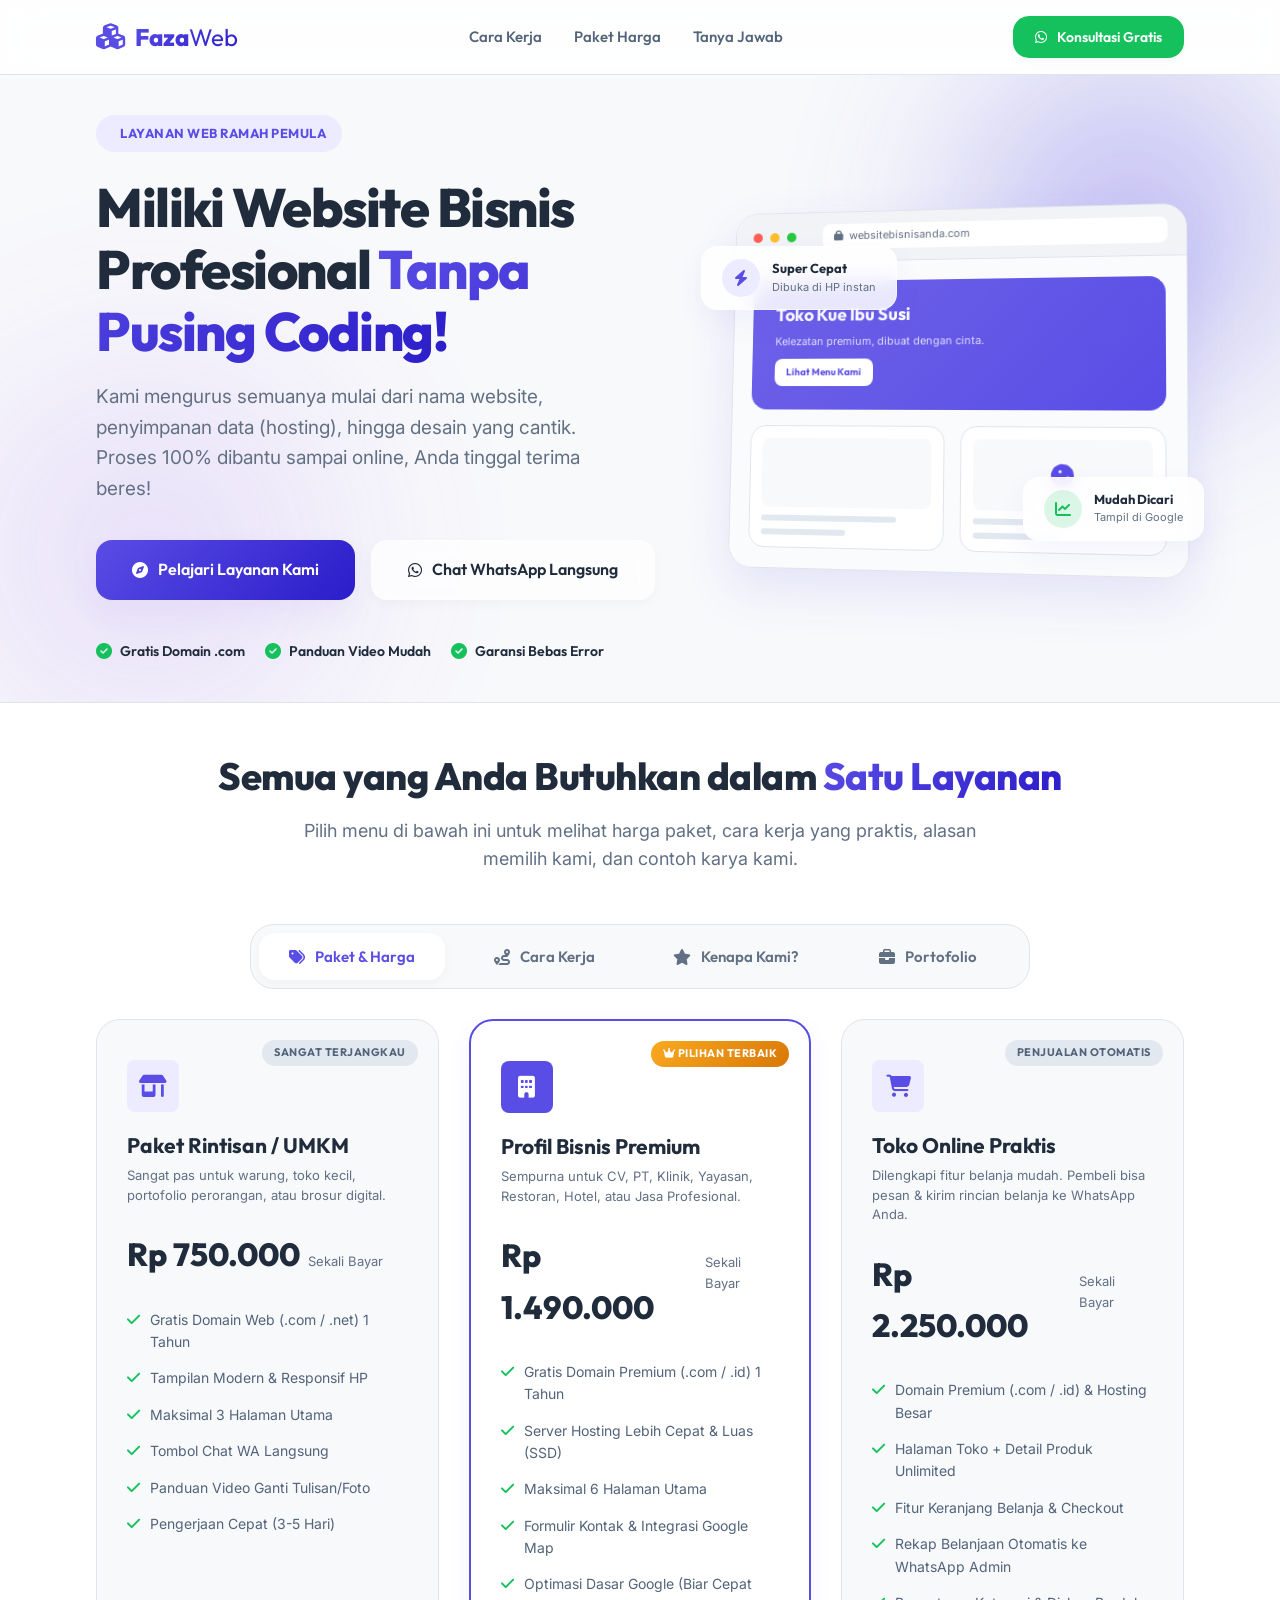
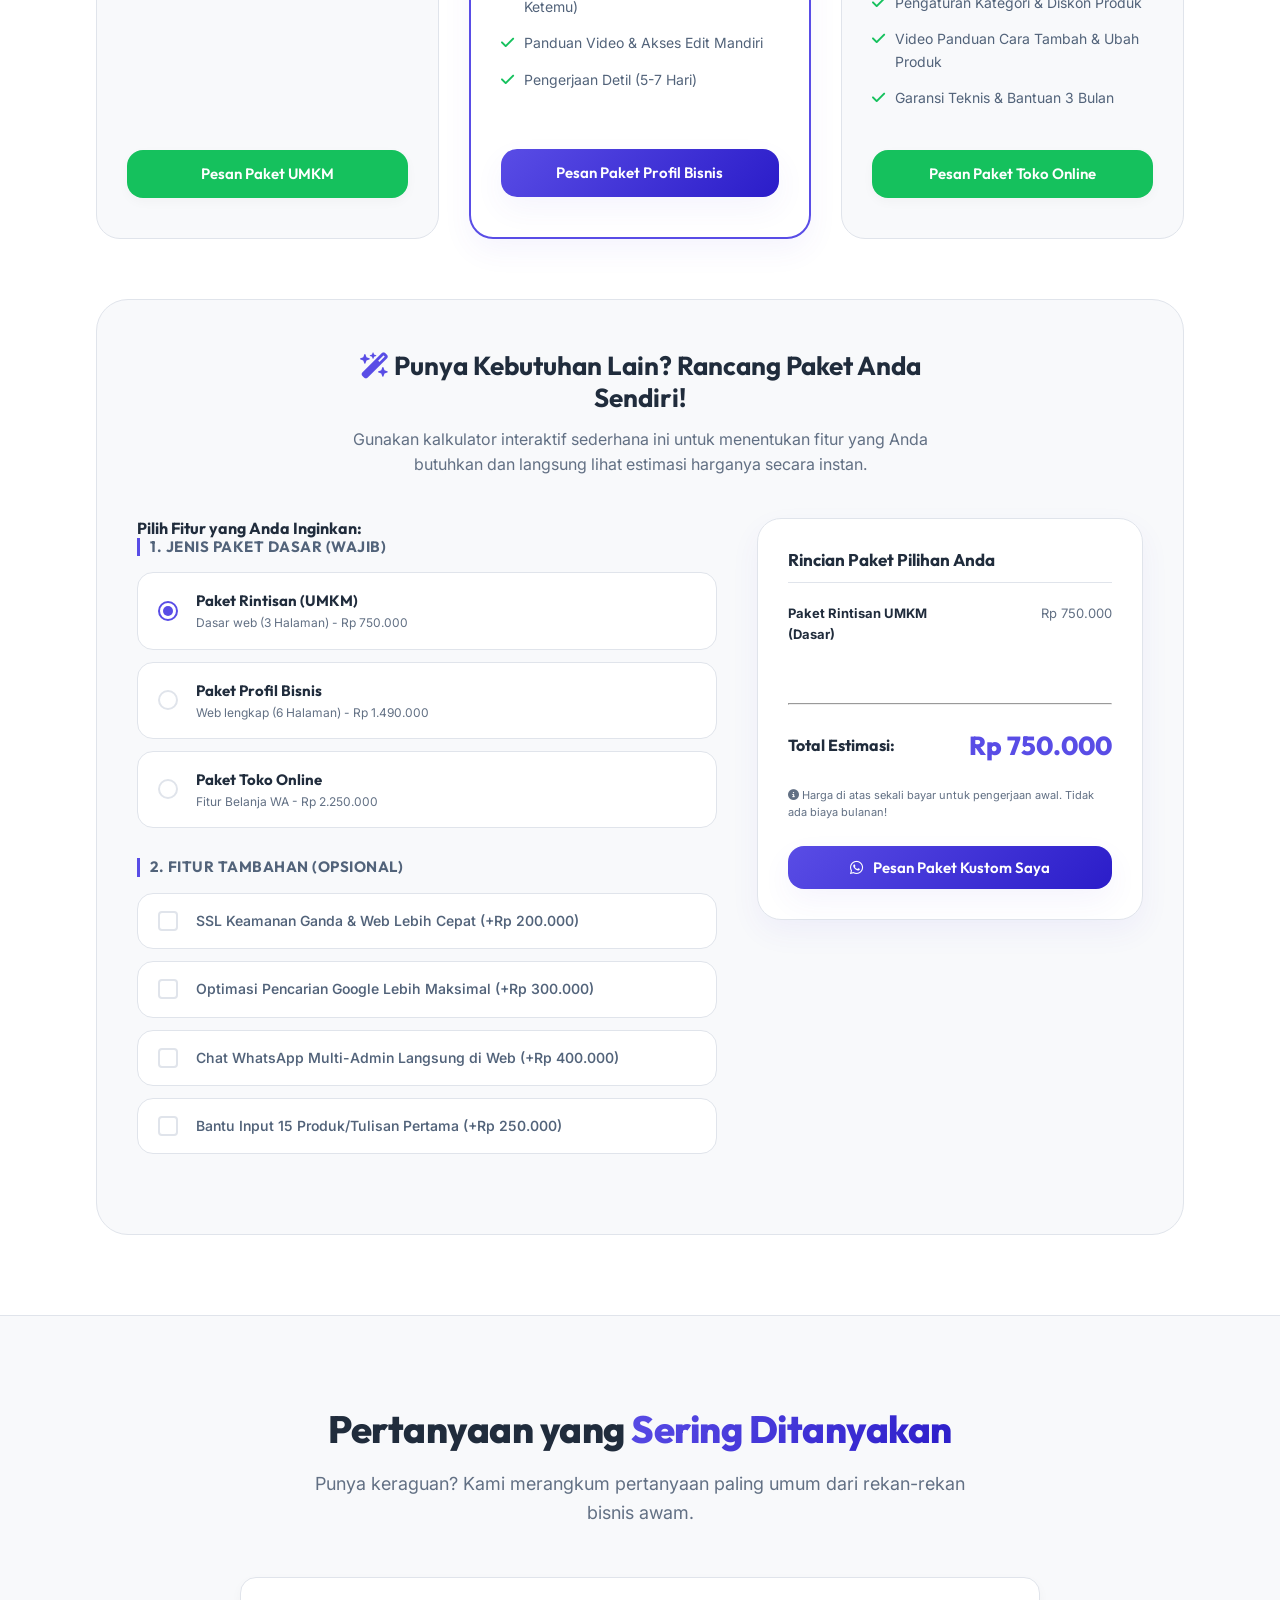
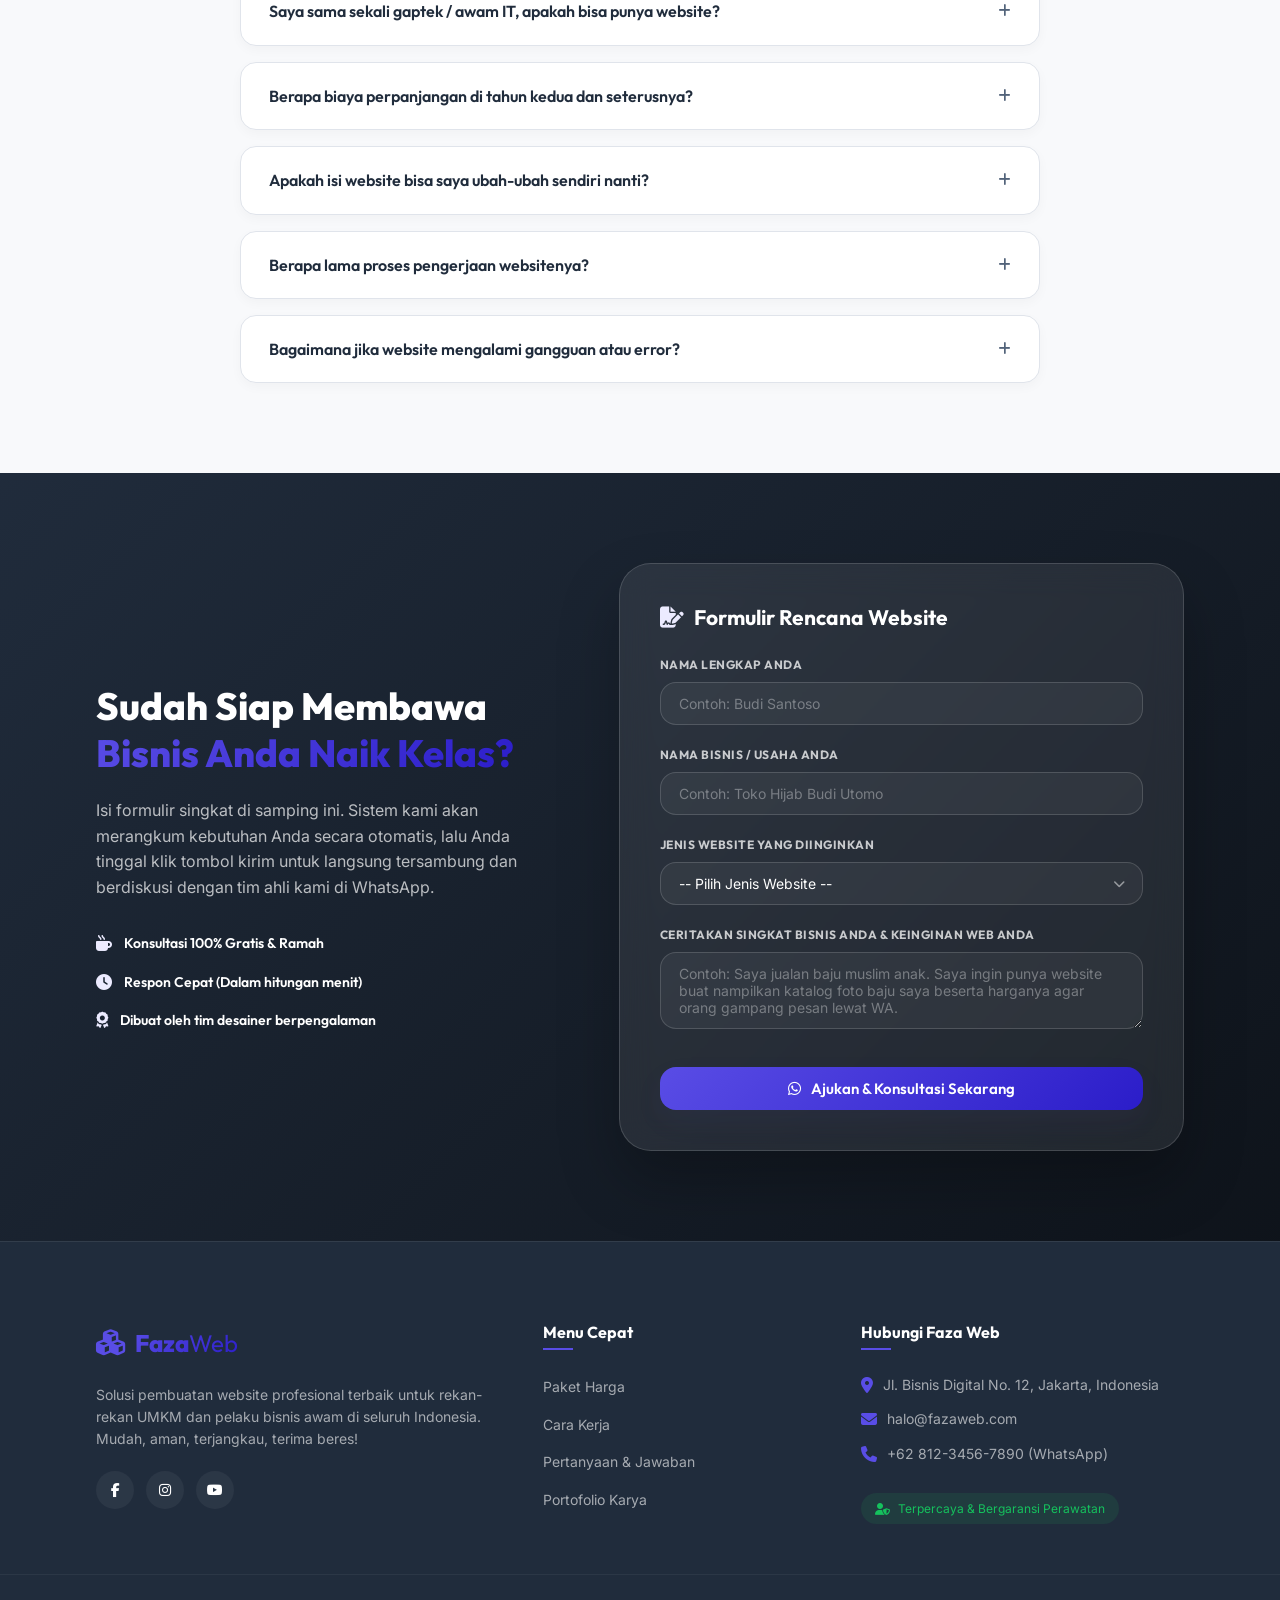
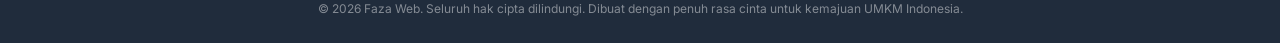
<file: index.html>
<!DOCTYPE html>
<html lang="id">
<head>
    <meta charset="UTF-8">
    <meta name="viewport" content="width=device-width, initial-scale=1.0">
    <meta name="description" content="Jasa pembuatan website profesional, murah, dan sangat mudah dipahami oleh orang awam. Faza Web mengurus semuanya dari domain, hosting, hingga desain premium. Terima beres!">
    <title>Faza Web | Jasa Pembuatan Website Paling Mudah & Terima Beres</title>
    <!-- Google Fonts: Outfit & Inter -->
    <link rel="preconnect" href="https://fonts.googleapis.com">
    <link rel="preconnect" href="https://fonts.gstatic.com" crossorigin>
    <link href="https://fonts.googleapis.com/css2?family=Inter:wght@300;400;500;600;700&family=Outfit:wght@300;400;500;600;700;800&display=swap" rel="stylesheet">
    <!-- FontAwesome Icons -->
    <link rel="stylesheet" href="https://cdnjs.cloudflare.com/ajax/libs/font-awesome/6.4.0/css/all.min.css">
    <!-- Custom CSS -->
    <link rel="stylesheet" href="style.css">
</head>
<body>

    <!-- Dynamic Header / Navbar -->
    <header class="main-header">
        <div class="container header-container">
            <a href="#" class="logo" id="header-logo">
                <span class="logo-icon"><i class="fa-solid fa-cubes"></i></span>
                <span class="logo-text">Faza<span>Web</span></span>
            </a>
            <nav class="nav-links">
                <a href="#cara-kerja" class="nav-link">Cara Kerja</a>
                <a href="#paket" class="nav-link">Paket Harga</a>
                <a href="#faq" class="nav-link">Tanya Jawab</a>
            </nav>
            <a href="https://wa.me/6281234567890?text=Halo%20Faza%20Web%2C%20saya%20mau%20konsultasi%20pembuatan%20website%20bisnis%20saya." target="_blank" class="btn btn-secondary nav-cta">
                <i class="fa-brands fa-whatsapp"></i> Konsultasi Gratis
            </a>
        </div>
    </header>

    <main>
        <!-- Hero Section -->
        <section class="hero-section">
            <div class="hero-bg-gradients">
                <div class="gradient-sphere blob-1"></div>
                <div class="gradient-sphere blob-2"></div>
            </div>
            <div class="container hero-container">
                <div class="hero-content">
                    <span class="hero-tagline"><i class="fa-solid fa-sparkles"></i> Layanan Web Ramah Pemula</span>
                    <h1 class="hero-title">Miliki Website Bisnis Profesional <span>Tanpa Pusing Coding!</span></h1>
                    <p class="hero-subtitle">Kami mengurus semuanya mulai dari nama website, penyimpanan data (hosting), hingga desain yang cantik. Proses 100% dibantu sampai online, Anda tinggal terima beres!</p>
                    <div class="hero-buttons">
                        <a href="#tab-section" class="btn btn-primary btn-large scroll-to-tabs">
                            <i class="fa-solid fa-compass"></i> Pelajari Layanan Kami
                        </a>
                        <a href="https://wa.me/6281234567890?text=Halo%20Faza%20Web%2C%20saya%20tertarik%20buat%20website%20dan%20ingin%20tanya-tanya%20dulu." target="_blank" class="btn btn-secondary btn-large btn-glass">
                            <i class="fa-brands fa-whatsapp"></i> Chat WhatsApp Langsung
                        </a>
                    </div>
                    <div class="hero-features-badge">
                        <div class="badge-item"><i class="fa-solid fa-circle-check"></i> Gratis Domain .com</div>
                        <div class="badge-item"><i class="fa-solid fa-circle-check"></i> Panduan Video Mudah</div>
                        <div class="badge-item"><i class="fa-solid fa-circle-check"></i> Garansi Bebas Error</div>
                    </div>
                </div>
                <div class="hero-visual">
                    <div class="visual-card main-mockup">
                        <div class="mockup-header">
                            <span class="dot red"></span>
                            <span class="dot yellow"></span>
                            <span class="dot green"></span>
                            <span class="mockup-url"><i class="fa-solid fa-lock"></i> websitebisnisanda.com</span>
                        </div>
                        <div class="mockup-body">
                            <div class="skeleton-banner">
                                <h3>Toko Kue Ibu Susi</h3>
                                <p>Kelezatan premium, dibuat dengan cinta.</p>
                                <span class="skeleton-btn">Lihat Menu Kami</span>
                            </div>
                            <div class="skeleton-grid">
                                <div class="skeleton-card">
                                    <div class="card-img-placeholder"><i class="fa-solid fa-cake-slice"></i></div>
                                    <div class="card-line long"></div>
                                    <div class="card-line short"></div>
                                </div>
                                <div class="skeleton-card">
                                    <div class="card-img-placeholder"><i class="fa-solid fa-cookie"></i></div>
                                    <div class="card-line long"></div>
                                    <div class="card-line short"></div>
                                </div>
                            </div>
                        </div>
                    </div>
                    <div class="visual-badge floating-badge-1">
                        <div class="badge-icon"><i class="fa-solid fa-bolt"></i></div>
                        <div class="badge-text">
                            <h4>Super Cepat</h4>
                            <p>Dibuka di HP instan</p>
                        </div>
                    </div>
                    <div class="visual-badge floating-badge-2">
                        <div class="badge-icon green-icon"><i class="fa-solid fa-chart-line"></i></div>
                        <div class="badge-text">
                            <h4>Mudah Dicari</h4>
                            <p>Tampil di Google</p>
                        </div>
                    </div>
                </div>
            </div>
        </section>

        <!-- Dynamic Tabs Navigation Section -->
        <section id="tab-section" class="tab-section">
            <div class="container">
                <div class="section-header text-center">
                    <h2>Semua yang Anda Butuhkan dalam <span>Satu Layanan</span></h2>
                    <p class="section-desc">Pilih menu di bawah ini untuk melihat harga paket, cara kerja yang praktis, alasan memilih kami, dan contoh karya kami.</p>
                </div>

                <!-- Tab Headers -->
                <div class="tabs-wrapper">
                    <div class="tabs-navigation" role="tablist">
                        <button class="tab-btn active" role="tab" aria-selected="true" aria-controls="panel-layanan" id="tab-layanan">
                            <i class="fa-solid fa-tags"></i> <span>Paket & Harga</span>
                        </button>
                        <button class="tab-btn" role="tab" aria-selected="false" aria-controls="panel-cara-kerja" id="tab-cara-kerja">
                            <i class="fa-solid fa-route"></i> <span>Cara Kerja</span>
                        </button>
                        <button class="tab-btn" role="tab" aria-selected="false" aria-controls="panel-keunggulan" id="tab-keunggulan">
                            <i class="fa-solid fa-star"></i> <span>Kenapa Kami?</span>
                        </button>
                        <button class="tab-btn" role="tab" aria-selected="false" aria-controls="panel-portofolio" id="tab-portofolio">
                            <i class="fa-solid fa-briefcase"></i> <span>Portofolio</span>
                        </button>
                    </div>
                </div>

                <!-- Tab Content Panels -->
                <div class="tabs-content">
                    
                    <!-- PANEL 1: LAYANAN & HARGA -->
                    <div class="tab-panel active" id="panel-layanan" role="tabpanel" aria-labelledby="tab-layanan">
                        <div class="pricing-grid">
                            
                            <!-- Card 1: Paket UMKM -->
                            <div class="pricing-card">
                                <div class="pricing-badge">Sangat Terjangkau</div>
                                <div class="pricing-header">
                                    <div class="pricing-icon"><i class="fa-solid fa-shop"></i></div>
                                    <h3>Paket Rintisan / UMKM</h3>
                                    <p>Sangat pas untuk warung, toko kecil, portofolio perorangan, atau brosur digital.</p>
                                </div>
                                <div class="pricing-price">
                                    <span class="price-val">Rp 750.000</span>
                                    <span class="price-period">Sekali Bayar</span>
                                </div>
                                <ul class="pricing-features">
                                    <li><i class="fa-solid fa-check"></i> Gratis Domain Web (.com / .net) 1 Tahun</li>
                                    <li><i class="fa-solid fa-check"></i> Tampilan Modern & Responsif HP</li>
                                    <li><i class="fa-solid fa-check"></i> Maksimal 3 Halaman Utama</li>
                                    <li><i class="fa-solid fa-check"></i> Tombol Chat WA Langsung</li>
                                    <li><i class="fa-solid fa-check"></i> Panduan Video Ganti Tulisan/Foto</li>
                                    <li><i class="fa-solid fa-check"></i> Pengerjaan Cepat (3-5 Hari)</li>
                                </ul>
                                <div class="pricing-footer">
                                    <a href="https://wa.me/6281234567890?text=Halo%20Faza%20Web%2C%20saya%20tertarik%20memesan%20Paket%20Rintisan%2FUMKM%20%28Rp%20750.000%29." target="_blank" class="btn btn-secondary btn-full">
                                        Pesan Paket UMKM
                                    </a>
                                </div>
                            </div>

                            <!-- Card 2: Paket Company Profile (Best Seller) -->
                            <div class="pricing-card recommended">
                                <div class="pricing-badge recommended-badge"><i class="fa-solid fa-crown"></i> Pilihan Terbaik</div>
                                <div class="pricing-header">
                                    <div class="pricing-icon"><i class="fa-solid fa-building"></i></div>
                                    <h3>Profil Bisnis Premium</h3>
                                    <p>Sempurna untuk CV, PT, Klinik, Yayasan, Restoran, Hotel, atau Jasa Profesional.</p>
                                </div>
                                <div class="pricing-price">
                                    <span class="price-val">Rp 1.490.000</span>
                                    <span class="price-period">Sekali Bayar</span>
                                </div>
                                <ul class="pricing-features">
                                    <li><i class="fa-solid fa-check"></i> Gratis Domain Premium (.com / .id) 1 Tahun</li>
                                    <li><i class="fa-solid fa-check"></i> Server Hosting Lebih Cepat & Luas (SSD)</li>
                                    <li><i class="fa-solid fa-check"></i> Maksimal 6 Halaman Utama</li>
                                    <li><i class="fa-solid fa-check"></i> Formulir Kontak & Integrasi Google Map</li>
                                    <li><i class="fa-solid fa-check"></i> Optimasi Dasar Google (Biar Cepat Ketemu)</li>
                                    <li><i class="fa-solid fa-check"></i> Panduan Video & Akses Edit Mandiri</li>
                                    <li><i class="fa-solid fa-check"></i> Pengerjaan Detil (5-7 Hari)</li>
                                </ul>
                                <div class="pricing-footer">
                                    <a href="https://wa.me/6281234567890?text=Halo%20Faza%20Web%2C%20saya%20tertarik%20memesan%20Paket%20Profil%20Bisnis%20Premium%20%28Rp%201.490.000%29." target="_blank" class="btn btn-primary btn-full">
                                        Pesan Paket Profil Bisnis
                                    </a>
                                </div>
                            </div>

                            <!-- Card 3: Toko Online -->
                            <div class="pricing-card">
                                <div class="pricing-badge">Penjualan Otomatis</div>
                                <div class="pricing-header">
                                    <div class="pricing-icon"><i class="fa-solid fa-cart-shopping"></i></div>
                                    <h3>Toko Online Praktis</h3>
                                    <p>Dilengkapi fitur belanja mudah. Pembeli bisa pesan & kirim rincian belanja ke WhatsApp Anda.</p>
                                </div>
                                <div class="pricing-price">
                                    <span class="price-val">Rp 2.250.000</span>
                                    <span class="price-period">Sekali Bayar</span>
                                </div>
                                <ul class="pricing-features">
                                    <li><i class="fa-solid fa-check"></i> Domain Premium (.com / .id) & Hosting Besar</li>
                                    <li><i class="fa-solid fa-check"></i> Halaman Toko + Detail Produk Unlimited</li>
                                    <li><i class="fa-solid fa-check"></i> Fitur Keranjang Belanja & Checkout</li>
                                    <li><i class="fa-solid fa-check"></i> Rekap Belanjaan Otomatis ke WhatsApp Admin</li>
                                    <li><i class="fa-solid fa-check"></i> Pengaturan Kategori & Diskon Produk</li>
                                    <li><i class="fa-solid fa-check"></i> Video Panduan Cara Tambah & Ubah Produk</li>
                                    <li><i class="fa-solid fa-check"></i> Garansi Teknis & Bantuan 3 Bulan</li>
                                </ul>
                                <div class="pricing-footer">
                                    <a href="https://wa.me/6281234567890?text=Halo%20Faza%20Web%2C%20saya%20tertarik%20memesan%20Paket%20Toko%20Online%20Praktis%20%28Rp%202.250.000%29." target="_blank" class="btn btn-secondary btn-full">
                                        Pesan Paket Toko Online
                                    </a>
                                </div>
                            </div>

                        </div>

                        <!-- Interactive Tool: Custom Pricing Calculator (Wow Factor!) -->
                        <div class="custom-calculator">
                            <div class="calc-header text-center">
                                <h3><i class="fa-solid fa-wand-magic-sparkles"></i> Punya Kebutuhan Lain? Rancang Paket Anda Sendiri!</h3>
                                <p>Gunakan kalkulator interaktif sederhana ini untuk menentukan fitur yang Anda butuhkan dan langsung lihat estimasi harganya secara instan.</p>
                            </div>
                            <div class="calc-body-wrapper">
                                <div class="calc-options">
                                    <h4>Pilih Fitur yang Anda Inginkan:</h4>
                                    
                                    <div class="calc-group">
                                        <h5>1. Jenis Paket Dasar (Wajib)</h5>
                                        <div class="calc-radio-options">
                                            <label class="calc-option-card">
                                                <input type="radio" name="base-package" value="750000" checked data-name="Paket Rintisan UMKM">
                                                <span class="checkmark"></span>
                                                <span class="option-details">
                                                    <strong>Paket Rintisan (UMKM)</strong>
                                                    <span>Dasar web (3 Halaman) - Rp 750.000</span>
                                                </span>
                                            </label>
                                            <label class="calc-option-card">
                                                <input type="radio" name="base-package" value="1490000" data-name="Paket Profil Bisnis">
                                                <span class="checkmark"></span>
                                                <span class="option-details">
                                                    <strong>Paket Profil Bisnis</strong>
                                                    <span>Web lengkap (6 Halaman) - Rp 1.490.000</span>
                                                </span>
                                            </label>
                                            <label class="calc-option-card">
                                                <input type="radio" name="base-package" value="2250000" data-name="Paket Toko Online">
                                                <span class="checkmark"></span>
                                                <span class="option-details">
                                                    <strong>Paket Toko Online</strong>
                                                    <span>Fitur Belanja WA - Rp 2.250.000</span>
                                                </span>
                                            </label>
                                        </div>
                                    </div>

                                    <div class="calc-group">
                                        <h5>2. Fitur Tambahan (Opsional)</h5>
                                        <div class="calc-checkbox-grid">
                                            <label class="checkbox-option">
                                                <input type="checkbox" class="calc-add-on" value="200000" data-name="Keamanan SSL Premium & Akselerasi Web">
                                                <span class="checkbox-box"></span>
                                                <span class="option-text">SSL Keamanan Ganda & Web Lebih Cepat (+Rp 200.000)</span>
                                            </label>
                                            <label class="checkbox-option">
                                                <input type="checkbox" class="calc-add-on" value="300000" data-name="Optimasi SEO Google Google Search Console">
                                                <span class="checkbox-box"></span>
                                                <span class="option-text">Optimasi Pencarian Google Lebih Maksimal (+Rp 300.000)</span>
                                            </label>
                                            <label class="checkbox-option">
                                                <input type="checkbox" class="calc-add-on" value="400000" data-name="Fitur Chat WhatsApp Live Premium">
                                                <span class="checkbox-box"></span>
                                                <span class="option-text">Chat WhatsApp Multi-Admin Langsung di Web (+Rp 400.000)</span>
                                            </label>
                                            <label class="checkbox-option">
                                                <input type="checkbox" class="calc-add-on" value="250000" data-name="Input 15 Produk Awal oleh Faza Web">
                                                <span class="checkbox-box"></span>
                                                <span class="option-text">Bantu Input 15 Produk/Tulisan Pertama (+Rp 250.000)</span>
                                            </label>
                                        </div>
                                    </div>
                                </div>

                                <!-- Live Price Summary Card -->
                                <div class="calc-summary-card">
                                    <h4>Rincian Paket Pilihan Anda</h4>
                                    <div class="summary-list" id="calc-summary-list">
                                        <!-- Will be filled by JS -->
                                    </div>
                                    <hr>
                                    <div class="summary-total">
                                        <span>Total Estimasi:</span>
                                        <span class="total-price" id="calc-total-display">Rp 750.000</span>
                                    </div>
                                    <p class="summary-notes"><i class="fa-solid fa-circle-info"></i> Harga di atas sekali bayar untuk pengerjaan awal. Tidak ada biaya bulanan!</p>
                                    <button class="btn btn-primary btn-full" id="calc-order-btn">
                                        <i class="fa-brands fa-whatsapp"></i> Pesan Paket Kustom Saya
                                    </button>
                                </div>
                            </div>
                        </div>
                    </div>

                    <!-- PANEL 2: CARA KERJA -->
                    <div class="tab-panel" id="panel-cara-kerja" role="tabpanel" aria-labelledby="tab-cara-kerja">
                        <div class="steps-container">
                            <div class="step-card">
                                <div class="step-num">1</div>
                                <div class="step-icon"><i class="fa-solid fa-comments"></i></div>
                                <h3>1. Konsultasi Santai</h3>
                                <p>Kita mengobrol santai melalui WhatsApp atau telepon mengenai jenis usaha Anda. Cukup ceritakan apa yang ingin Anda tampilkan di web. Tanpa bahasa IT yang rumit, kami gunakan bahasa sehari-hari yang mudah dipahami.</p>
                            </div>
                            <div class="step-card">
                                <div class="step-num">2</div>
                                <div class="step-icon"><i class="fa-solid fa-cloud-arrow-up"></i></div>
                                <h3>2. Kirim Informasi Usaha</h3>
                                <p>Anda cukup mengirimkan foto-foto produk, penjelasan singkat tentang usaha, alamat, dan nomor telepon. Jika bingung merangkai kata-katanya, tim penulis kami siap membantu merapikannya secara gratis!</p>
                            </div>
                            <div class="step-card">
                                <div class="step-num">3</div>
                                <div class="step-icon"><i class="fa-solid fa-code"></i></div>
                                <h3>3. Kami Buat & Online-kan</h3>
                                <p>Dalam 3 hingga 7 hari kerja, website Anda didesain dengan indah dan langsung diaktifkan di Google. Anda dapat meninjau hasilnya, dan kami memberikan kesempatan revisi hingga Anda merasa 100% puas dengan tampilannya.</p>
                            </div>
                            <div class="step-card">
                                <div class="step-num">4</div>
                                <div class="step-icon"><i class="fa-solid fa-graduation-cap"></i></div>
                                <h3>4. Pelatihan Singkat (Video)</h3>
                                <p>Setelah website online, kami tidak akan meninggalkan Anda. Kami buatkan video tutorial berdurasi 5 menit khusus untuk website Anda, yang mengajarkan cara ganti harga, ganti foto, atau nambah tulisan semudah mengetik pesan WA.</p>
                            </div>
                        </div>
                        <div class="cara-kerja-cta text-center">
                            <h3>Bagaimana? Sangat mudah dan bebas ribet, bukan?</h3>
                            <p>Tidak perlu menyewa programmer mahal atau pusing belajar coding berbulan-bulan.</p>
                            <a href="https://wa.me/6281234567890?text=Halo%20Faza%20Web%2C%20saya%20ingin%20tanya%20lebih%20lanjut%20tentang%20cara%20kerja%20pembuatan%20website." target="_blank" class="btn btn-primary btn-large">
                                <i class="fa-solid fa-paper-plane"></i> Mulai Diskusi Sekarang
                            </a>
                        </div>
                    </div>

                    <!-- PANEL 3: KENAPA KAMI? -->
                    <div class="tab-panel" id="panel-keunggulan" role="tabpanel" aria-labelledby="tab-keunggulan">
                        <div class="benefits-grid">
                            <div class="benefit-box">
                                <div class="benefit-icon"><i class="fa-solid fa-face-smile-beam"></i></div>
                                <h3>Dijamin Paham, Jargon-Free!</h3>
                                <p>Kami tidak menggunakan istilah server, DNS, FTP, atau coding rumit saat bicara dengan Anda. Komunikasi kami 100% menggunakan bahasa umum agar Anda memahami penuh apa yang Anda dapatkan.</p>
                            </div>
                            <div class="benefit-box">
                                <div class="benefit-icon"><i class="fa-solid fa-mobile-screen-button"></i></div>
                                <h3>100% Ramah Pengguna HP</h3>
                                <p>Mayoritas pelanggan Anda membuka website lewat HP. Website buatan kami dirancang khusus agar tampil sangat rapi, ringan, dan cepat saat dibuka di smartphone tipe apa saja.</p>
                            </div>
                            <div class="benefit-box">
                                <div class="benefit-icon"><i class="fa-solid fa-magnifying-glass"></i></div>
                                <h3>Bisa Dicari di Google</h3>
                                <p>Kami melakukan pendaftaran dan optimasi dasar agar website bisnis Anda terdaftar di Google Search. Calon pelanggan dapat menemukan usaha Anda saat mereka mencari jasa/produk di Google.</p>
                            </div>
                            <div class="benefit-box">
                                <div class="benefit-icon"><i class="fa-solid fa-shield-halved"></i></div>
                                <h3>Garansi Keamanan & Perbaikan</h3>
                                <p>Takut website kena virus atau error di kemudian hari? Tenang! Kami memberikan garansi perbaikan gratis jika website Anda mengalami masalah teknis. Keamanan website Anda selalu terjaga.</p>
                            </div>
                            <div class="benefit-box">
                                <div class="benefit-icon"><i class="fa-solid fa-file-video"></i></div>
                                <h3>Video Panduan Khusus</h3>
                                <p>Kami merekam video tutorial langsung menggunakan website Anda yang baru jadi. Anda bisa menontonnya kapan saja untuk mempelajari cara mengedit isi website dengan panduan berbahasa Indonesia.</p>
                            </div>
                            <div class="benefit-box">
                                <div class="benefit-icon"><i class="fa-solid fa-wallet"></i></div>
                                <h3>Harga Transparan, Tanpa Jebakan</h3>
                                <p>Harga yang kami tawarkan adalah biaya bersih sekali bayar. Tidak ada tagihan bulanan tiba-tiba atau biaya tersembunyi yang ditagihkan di tengah jalan.</p>
                            </div>
                        </div>
                    </div>

                    <!-- PANEL 4: PORTOFOLIO -->
                    <div class="tab-panel" id="panel-portofolio" role="tabpanel" aria-labelledby="tab-portofolio">
                        <div class="portfolio-grid">
                            
                            <!-- Portfolio 1 -->
                            <a href="portfolio-kopi.html" target="_blank" class="portfolio-item">
                                <div class="portfolio-img">
                                    <i class="fa-solid fa-utensils item-placeholder-icon"></i>
                                    <div class="portfolio-overlay">
                                        <span class="portfolio-tag">Restoran & Kafe</span>
                                        <h4>Kopi Nusantara & Eatery</h4>
                                        <p>Website menu digital, lokasi, galeri suasana kafe, dan tombol reservasi meja. <strong style="display: block; margin-top: 8px; color: var(--accent);"><i class="fa-solid fa-arrow-up-right-from-square"></i> Lihat Demo Website</strong></p>
                                    </div>
                                </div>
                                <div class="portfolio-info">
                                    <h4>Kopi Nusantara</h4>
                                    <p>Tampilan estetik dengan menu bergambar tajam.</p>
                                    <span class="p-type"><i class="fa-solid fa-circle"></i> Profil Bisnis Kuliner</span>
                                </div>
                            </a>

                            <!-- Portfolio 2 -->
                            <a href="portfolio-butik.html" target="_blank" class="portfolio-item">
                                <div class="portfolio-img">
                                    <i class="fa-solid fa-shirt item-placeholder-icon"></i>
                                    <div class="portfolio-overlay">
                                        <span class="portfolio-tag">Toko Online</span>
                                        <h4>Butik Cantik Fashion</h4>
                                        <p>Website jualan pakaian, katalog rapi, keranjang belanja, checkout via WhatsApp. <strong style="display: block; margin-top: 8px; color: var(--accent);"><i class="fa-solid fa-arrow-up-right-from-square"></i> Lihat Demo Website</strong></p>
                                    </div>
                                </div>
                                <div class="portfolio-info">
                                    <h4>Butik Cantik</h4>
                                    <p>Katalog produk estetik dengan belanja praktis via WA.</p>
                                    <span class="p-type"><i class="fa-solid fa-circle"></i> Toko Online Fashion</span>
                                </div>
                            </a>

                            <!-- Portfolio 3 -->
                            <a href="portfolio-kontraktor.html" target="_blank" class="portfolio-item">
                                <div class="portfolio-img">
                                    <i class="fa-solid fa-wrench item-placeholder-icon"></i>
                                    <div class="portfolio-overlay">
                                        <span class="portfolio-tag">Profil Usaha</span>
                                        <h4>Jasa Bangun Rumah Abadi</h4>
                                        <p>Website kontraktor bangunan, memamerkan hasil proyek, tim, dan formulir pengajuan estimasi biaya. <strong style="display: block; margin-top: 8px; color: var(--accent);"><i class="fa-solid fa-arrow-up-right-from-square"></i> Lihat Demo Website</strong></p>
                                    </div>
                                </div>
                                <div class="portfolio-info">
                                    <h4>CV. Abadi Kontraktor</h4>
                                    <p>Meningkatkan kepercayaan klien dengan pajangan proyek profesional.</p>
                                    <span class="p-type"><i class="fa-solid fa-circle"></i> Profil Usaha Konstruksi</span>
                                </div>
                            </a>

                            <!-- Portfolio 4 -->
                            <a href="portfolio-spa.html" target="_blank" class="portfolio-item">
                                <div class="portfolio-img">
                                    <i class="fa-solid fa-spa item-placeholder-icon"></i>
                                    <div class="portfolio-overlay">
                                        <span class="portfolio-tag">Kecantikan / Jasa</span>
                                        <h4>Glow Spa & Beauty Salon</h4>
                                        <p>Landing page elegan untuk layanan kecantikan, daftar harga perawatan, dan booking via WA. <strong style="display: block; margin-top: 8px; color: var(--accent);"><i class="fa-solid fa-arrow-up-right-from-square"></i> Lihat Demo Website</strong></p>
                                    </div>
                                </div>
                                <div class="portfolio-info">
                                    <h4>Glow Spa Salon</h4>
                                    <p>Desain minimalis beraksen warna pastel lembut untuk wanita.</p>
                                    <span class="p-type"><i class="fa-solid fa-circle"></i> Jasa & Kecantikan</span>
                                </div>
                            </a>

                        </div>
                    </div>

                </div>
            </div>
        </section>

        <!-- FAQ SECTION (PENTING UNTUK ORANG AWAM) -->
        <section id="faq" class="faq-section">
            <div class="container faq-container">
                <div class="section-header text-center">
                    <h2>Pertanyaan yang <span>Sering Ditanyakan</span></h2>
                    <p class="section-desc">Punya keraguan? Kami merangkum pertanyaan paling umum dari rekan-rekan bisnis awam.</p>
                </div>
                
                <div class="faq-list">
                    <div class="faq-item">
                        <div class="faq-question">
                            <h3>Saya sama sekali gaptek / awam IT, apakah bisa punya website?</h3>
                            <span class="faq-icon"><i class="fa-solid fa-plus"></i></span>
                        </div>
                        <div class="faq-answer">
                            <p><strong>Tentu saja sangat bisa!</strong> Justru karena itulah Faza Web hadir. Anda tidak perlu menyewa server, tidak perlu mengetik kode pemrograman, bahkan tidak perlu bingung menentukan desain. Anda cukup ceritakan apa usaha Anda, kami yang urus semuanya dari A sampai Z hingga website bisa dibuka di HP siapa saja. Setelah jadi, kami ajarkan cara mengelolanya dengan video pendek yang sangat sederhana.</p>
                        </div>
                    </div>
                    
                    <div class="faq-item">
                        <div class="faq-question">
                            <h3>Berapa biaya perpanjangan di tahun kedua dan seterusnya?</h3>
                            <span class="faq-icon"><i class="fa-solid fa-plus"></i></span>
                        </div>
                        <div class="faq-answer">
                            <p>Di tahun pertama, semua biaya (Domain .com, Hosting tempat simpan data, Jasa Desain) sudah <strong>GRATIS</strong> termasuk dalam paket sekali bayar. Mulai tahun kedua, biaya perpanjangan hanya untuk sewa nama website (Domain) dan penyimpanan (Hosting), yaitu berkisar antara <strong>Rp 200.000 hingga Rp 350.000 per TAHUN</strong> (tergantung besar ukuran website). Sangat terjangkau, setara dengan Rp 800 per hari!</p>
                        </div>
                    </div>

                    <div class="faq-item">
                        <div class="faq-question">
                            <h3>Apakah isi website bisa saya ubah-ubah sendiri nanti?</h3>
                            <span class="faq-icon"><i class="fa-solid fa-plus"></i></span>
                        </div>
                        <div class="faq-answer">
                            <p><strong>Bisa sekali!</strong> Setelah website rampung, kami berikan akses penuh sebagai pemilik website. Kami juga mengirimkan video panduan singkat cara mengganti tulisan, mengubah harga produk, atau mengunggah foto baru. Jika Anda sibuk dan tidak ada waktu mengedit, Anda tinggal chat WhatsApp kami, kami siap membantu melakukan perubahan dengan biaya sangat murah (atau gratis untuk revisi ringan).</p>
                        </div>
                    </div>

                    <div class="faq-item">
                        <div class="faq-question">
                            <h3>Berapa lama proses pengerjaan websitenya?</h3>
                            <span class="faq-icon"><i class="fa-solid fa-plus"></i></span>
                        </div>
                        <div class="faq-answer">
                            <p>Lama pengerjaan bervariasi bergantung kerumitan website. Paket Rintisan/UMKM biasanya selesai dalam <strong>3 sampai 5 hari</strong>. Paket Profil Bisnis dan Toko Online membutuhkan waktu sekitar <strong>5 sampai 7 hari kerja</strong> setelah semua data (foto & info bisnis) kami terima.</p>
                        </div>
                    </div>

                    <div class="faq-item">
                        <div class="faq-question">
                            <h3>Bagaimana jika website mengalami gangguan atau error?</h3>
                            <span class="faq-icon"><i class="fa-solid fa-plus"></i></span>
                        </div>
                        <div class="faq-answer">
                            <p>Jangan panik! Kami memberikan <strong>garansi perawatan dan keamanan gratis</strong>. Jika website tiba-tiba lambat, tidak bisa dibuka, atau terhapus tidak sengaja oleh Anda, tim Faza Web akan langsung memulihkannya. Cukup hubungi kami melalui WhatsApp.</p>
                        </div>
                    </div>
                </div>
            </div>
        </section>

        <!-- QUICK CONTACT FORM SECTION -->
        <section class="contact-section">
            <div class="container contact-container">
                <div class="contact-info">
                    <h2>Sudah Siap Membawa <span>Bisnis Anda Naik Kelas?</span></h2>
                    <p>Isi formulir singkat di samping ini. Sistem kami akan merangkum kebutuhan Anda secara otomatis, lalu Anda tinggal klik tombol kirim untuk langsung tersambung dan berdiskusi dengan tim ahli kami di WhatsApp.</p>
                    <div class="contact-benefits">
                        <div class="cb-item"><i class="fa-solid fa-mug-hot"></i> Konsultasi 100% Gratis & Ramah</div>
                        <div class="cb-item"><i class="fa-solid fa-clock"></i> Respon Cepat (Dalam hitungan menit)</div>
                        <div class="cb-item"><i class="fa-solid fa-award"></i> Dibuat oleh tim desainer berpengalaman</div>
                    </div>
                </div>
                
                <div class="contact-form-card">
                    <h3><i class="fa-solid fa-file-signature"></i> Formulir Rencana Website</h3>
                    <form id="consultation-form">
                        <div class="form-group">
                            <label for="c-name">Nama Lengkap Anda</label>
                            <input type="text" id="c-name" required placeholder="Contoh: Budi Santoso">
                        </div>
                        <div class="form-group">
                            <label for="c-business">Nama Bisnis / Usaha Anda</label>
                            <input type="text" id="c-business" required placeholder="Contoh: Toko Hijab Budi Utomo">
                        </div>
                        <div class="form-group">
                            <label for="c-type">Jenis Website yang Diinginkan</label>
                            <div class="select-wrapper">
                                <select id="c-type" required>
                                    <option value="" disabled selected>-- Pilih Jenis Website --</option>
                                    <option value="Paket Rintisan / UMKM (Rp 750.000)">Paket Rintisan / UMKM (Rp 750.000)</option>
                                    <option value="Paket Profil Bisnis Premium (Rp 1.490.000)">Paket Profil Bisnis Premium (Rp 1.490.000)</option>
                                    <option value="Paket Toko Online Praktis (Rp 2.250.000)">Paket Toko Online Praktis (Rp 2.250.000)</option>
                                    <option value="Paket Kustom (Hasil Rancang Sendiri)">Paket Kustom (Hasil Rancang Sendiri)</option>
                                </select>
                            </div>
                        </div>
                        <div class="form-group">
                            <label for="c-message">Ceritakan Singkat Bisnis Anda & Keinginan Web Anda</label>
                            <textarea id="c-message" rows="3" placeholder="Contoh: Saya jualan baju muslim anak. Saya ingin punya website buat nampilkan katalog foto baju saya beserta harganya agar orang gampang pesan lewat WA."></textarea>
                        </div>
                        <button type="submit" class="btn btn-primary btn-full submit-btn">
                            <i class="fa-brands fa-whatsapp"></i> Ajukan & Konsultasi Sekarang
                        </button>
                    </form>
                </div>
            </div>
        </section>
    </main>

    <!-- Footer -->
    <footer class="main-footer">
        <div class="container footer-container">
            <div class="footer-about">
                <a href="#" class="logo footer-logo">
                    <span class="logo-icon"><i class="fa-solid fa-cubes"></i></span>
                    <span class="logo-text">Faza<span>Web</span></span>
                </a>
                <p>Solusi pembuatan website profesional terbaik untuk rekan-rekan UMKM dan pelaku bisnis awam di seluruh Indonesia. Mudah, aman, terjangkau, terima beres!</p>
                <div class="social-icons">
                    <a href="#"><i class="fa-brands fa-facebook-f"></i></a>
                    <a href="#"><i class="fa-brands fa-instagram"></i></a>
                    <a href="#"><i class="fa-brands fa-youtube"></i></a>
                </div>
            </div>
            
            <div class="footer-links">
                <h4>Menu Cepat</h4>
                <ul>
                    <li><a href="#tab-section" class="scroll-to-tabs">Paket Harga</a></li>
                    <li><a href="#tab-section" class="scroll-to-tabs">Cara Kerja</a></li>
                    <li><a href="#faq">Pertanyaan & Jawaban</a></li>
                    <li><a href="#tab-section" class="scroll-to-tabs">Portofolio Karya</a></li>
                </ul>
            </div>

            <div class="footer-contact">
                <h4>Hubungi Faza Web</h4>
                <p><i class="fa-solid fa-location-dot"></i> Jl. Bisnis Digital No. 12, Jakarta, Indonesia</p>
                <p><i class="fa-solid fa-envelope"></i> halo@fazaweb.com</p>
                <p><i class="fa-solid fa-phone"></i> +62 812-3456-7890 (WhatsApp)</p>
                <div class="footer-reassurance">
                    <i class="fa-solid fa-user-shield"></i> Terpercaya & Bergaransi Perawatan
                </div>
            </div>
        </div>
        <div class="footer-bottom">
            <div class="container bottom-container">
                <p>&copy; 2026 Faza Web. Seluruh hak cipta dilindungi. Dibuat dengan penuh rasa cinta untuk kemajuan UMKM Indonesia.</p>
            </div>
        </div>
    </footer>

    <!-- Custom JS Script -->
    <script src="script.js"></script>
</body>
</html>
</file>
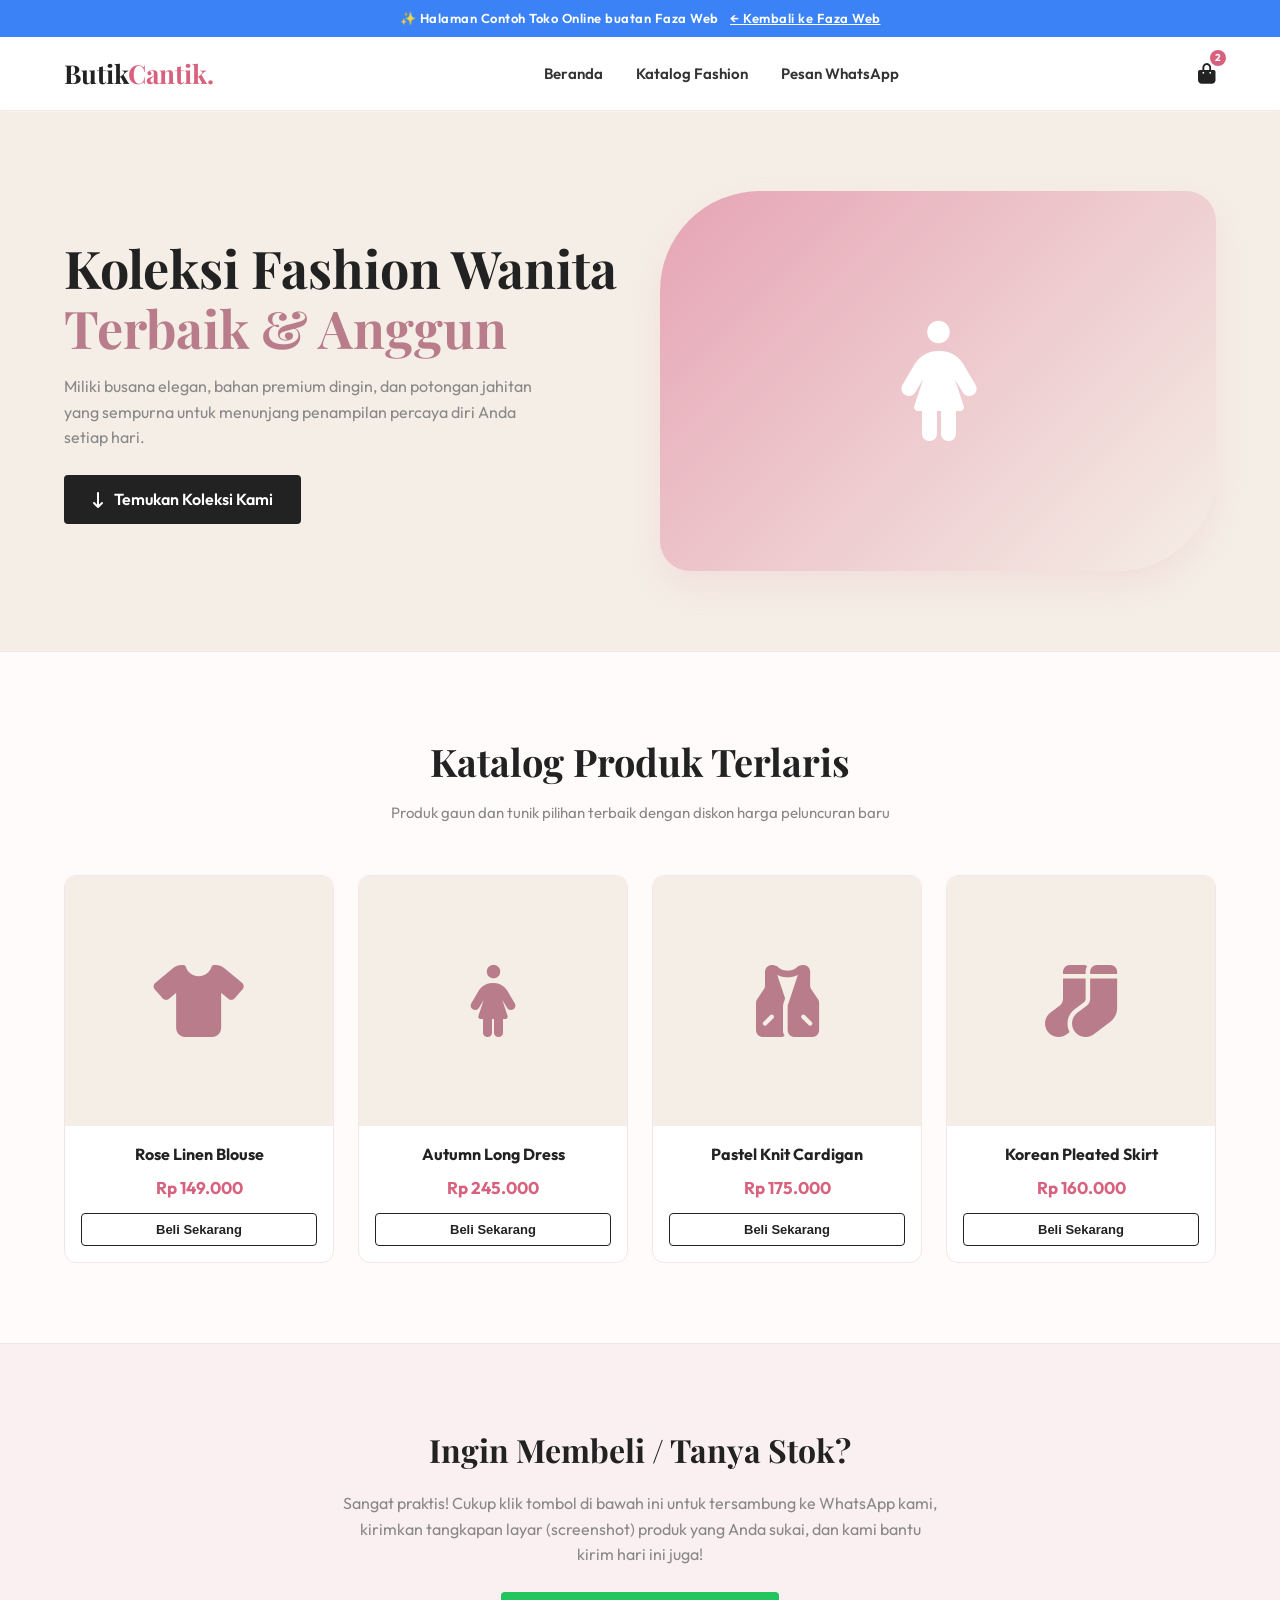
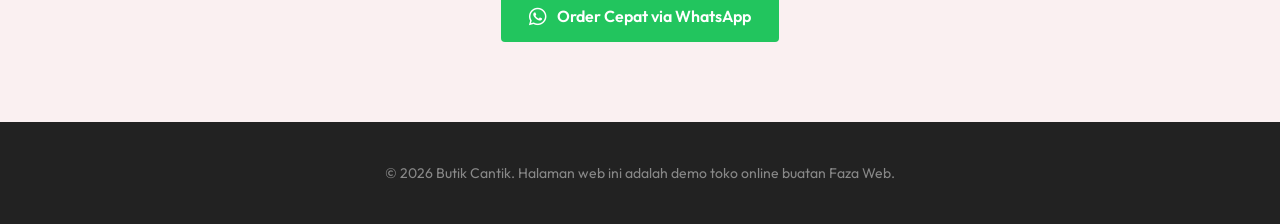
<file: portfolio-butik.html>
<!DOCTYPE html>
<html lang="id">
<head>
    <meta charset="UTF-8">
    <meta name="viewport" content="width=device-width, initial-scale=1.0">
    <title>Butik Cantik | Demo Portofolio Faza Web</title>
    <!-- Google Fonts -->
    <link href="https://fonts.googleapis.com/css2?family=Outfit:wght@300;400;600;700&family=Playfair+Display:ital,wght@0,500;0,700;1,400&display=swap" rel="stylesheet">
    <link rel="stylesheet" href="https://cdnjs.cloudflare.com/ajax/libs/font-awesome/6.4.0/css/all.min.css">
    <style>
        :root {
            --primary: #e6a4b4;
            --primary-light: #f5eee6;
            --primary-dark: #b87c8a;
            --secondary: #222222;
            --accent: #d8627e;
            --text-dark: #333333;
            --text-muted: #888888;
            --bg-page: #fffbfb;
            --bg-card: #ffffff;
            --border-color: #f3e6e8;
            --font-serif: 'Playfair Display', Georgia, serif;
            --font-sans: 'Outfit', sans-serif;
            --transition: all 0.3s ease;
        }

        * {
            margin: 0;
            padding: 0;
            box-sizing: border-box;
            scroll-behavior: smooth;
        }

        body {
            font-family: var(--font-sans);
            background-color: var(--bg-page);
            color: var(--text-dark);
            line-height: 1.6;
        }

        .container {
            width: 90%;
            max-width: 1200px;
            margin: 0 auto;
        }

        /* Demo Header Badge */
        .demo-bar {
            background-color: #3b82f6;
            color: white;
            text-align: center;
            padding: 8px 0;
            font-size: 13px;
            font-weight: 600;
            letter-spacing: 0.5px;
        }

        .demo-bar a {
            color: white;
            text-decoration: underline;
            margin-left: 8px;
        }

        /* Header / Navbar */
        header {
            background-color: rgba(255, 255, 255, 0.95);
            border-bottom: 1px solid var(--border-color);
            padding: 16px 0;
            position: sticky;
            top: 0;
            z-index: 100;
            backdrop-filter: blur(10px);
        }

        .nav-wrapper {
            display: flex;
            justify-content: space-between;
            align-items: center;
        }

        .logo {
            font-family: var(--font-serif);
            font-size: 26px;
            font-weight: 700;
            color: var(--secondary);
            text-decoration: none;
        }

        .logo span {
            color: var(--accent);
        }

        nav a {
            color: var(--text-dark);
            text-decoration: none;
            margin-left: 30px;
            font-size: 15px;
            font-weight: 600;
            transition: var(--transition);
        }

        nav a:hover {
            color: var(--accent);
        }

        .cart-icon {
            font-size: 20px;
            color: var(--secondary);
            position: relative;
            cursor: pointer;
        }

        .cart-badge {
            position: absolute;
            top: -8px;
            right: -10px;
            background-color: var(--accent);
            color: white;
            font-size: 10px;
            font-weight: 700;
            width: 16px;
            height: 16px;
            border-radius: 50%;
            display: flex;
            align-items: center;
            justify-content: center;
        }

        /* Hero Banner */
        .hero {
            background-color: var(--primary-light);
            padding: 80px 0;
            display: flex;
            align-items: center;
            position: relative;
            overflow: hidden;
            border-bottom: 1px solid var(--border-color);
        }

        .hero-container {
            display: grid;
            grid-template-columns: 1fr 1fr;
            gap: 40px;
            align-items: center;
        }

        .hero-content h1 {
            font-family: var(--font-serif);
            font-size: 52px;
            font-weight: 700;
            line-height: 1.15;
            margin-bottom: 16px;
            color: var(--secondary);
        }

        .hero-content h1 span {
            color: var(--primary-dark);
        }

        .hero-content p {
            font-size: 16px;
            color: var(--text-muted);
            margin-bottom: 24px;
            max-width: 480px;
        }

        .btn-shop {
            background-color: var(--secondary);
            color: white;
            padding: 12px 28px;
            text-decoration: none;
            font-weight: 600;
            border-radius: 4px;
            display: inline-flex;
            align-items: center;
            gap: 10px;
            transition: var(--transition);
        }

        .btn-shop:hover {
            background-color: var(--accent);
            transform: translateY(-2px);
        }

        .hero-img-box {
            background: linear-gradient(135deg, var(--primary) 0%, var(--primary-light) 100%);
            height: 380px;
            border-radius: 100px 30px 100px 30px;
            display: flex;
            align-items: center;
            justify-content: center;
            font-size: 120px;
            color: white;
            box-shadow: 0 15px 30px rgba(230, 164, 180, 0.2);
        }

        /* Catalog Section */
        .catalog-section {
            padding: 80px 0;
        }

        .section-title {
            text-align: center;
            margin-bottom: 50px;
        }

        .section-title h2 {
            font-family: var(--font-serif);
            font-size: 38px;
            color: var(--secondary);
        }

        .section-title p {
            color: var(--text-muted);
            font-size: 15px;
            margin-top: 8px;
        }

        .product-grid {
            display: grid;
            grid-template-columns: repeat(4, 1fr);
            gap: 24px;
        }

        .product-card {
            background-color: var(--bg-card);
            border: 1px solid var(--border-color);
            border-radius: 12px;
            overflow: hidden;
            transition: var(--transition);
        }

        .product-card:hover {
            transform: translateY(-5px);
            box-shadow: 0 10px 20px rgba(230, 164, 180, 0.1);
            border-color: var(--primary);
        }

        .product-img {
            height: 250px;
            background-color: var(--primary-light);
            position: relative;
            display: flex;
            align-items: center;
            justify-content: center;
            font-size: 72px;
            color: var(--primary-dark);
            transition: var(--transition);
        }

        .product-card:hover .product-img {
            background-color: #faebd7;
        }

        .product-info {
            padding: 16px;
            text-align: center;
        }

        .product-info h3 {
            font-size: 16px;
            color: var(--secondary);
            margin-bottom: 6px;
        }

        .product-price {
            font-weight: 700;
            color: var(--accent);
            font-size: 17px;
            margin-bottom: 12px;
        }

        .btn-add {
            background-color: transparent;
            border: 1px solid var(--secondary);
            color: var(--secondary);
            padding: 8px 16px;
            border-radius: 4px;
            font-weight: 600;
            font-size: 13px;
            cursor: pointer;
            width: 100%;
            transition: var(--transition);
        }

        .btn-add:hover {
            background-color: var(--secondary);
            color: white;
        }

        /* Call To Action - Belanja WA */
        .cta-section {
            background-color: #faf0f1;
            padding: 80px 0;
            text-align: center;
            border-top: 1px solid var(--border-color);
        }

        .cta-box {
            max-width: 600px;
            margin: 0 auto;
        }

        .cta-box h3 {
            font-family: var(--font-serif);
            font-size: 32px;
            margin-bottom: 16px;
            color: var(--secondary);
        }

        .cta-box p {
            color: var(--text-muted);
            margin-bottom: 24px;
        }

        /* Footer */
        footer {
            background-color: var(--secondary);
            color: white;
            padding: 40px 0;
            text-align: center;
        }

        footer p {
            font-size: 14px;
            color: var(--text-muted);
        }

        /* Responsive */
        @media (max-width: 992px) {
            .product-grid { grid-template-columns: repeat(2, 1fr); }
        }

        @media (max-width: 768px) {
            .hero-container { grid-template-columns: 1fr; text-align: center; }
            .hero-content h1 { font-size: 36px; }
            .hero-img-box { display: none; }
            .product-grid { grid-template-columns: 1fr; max-width: 320px; margin: 0 auto; }
            nav { display: none; }
        }
    </style>
</head>
<body>

    <!-- Demo Bar -->
    <div class="demo-bar">
        ✨ Halaman Contoh Toko Online buatan Faza Web <a href="index.html">← Kembali ke Faza Web</a>
    </div>

    <!-- Header -->
    <header>
        <div class="container nav-wrapper">
            <a href="#" class="logo">Butik<span>Cantik.</span></a>
            <nav>
                <a href="#hero">Beranda</a>
                <a href="#katalog">Katalog Fashion</a>
                <a href="#belanja">Pesan WhatsApp</a>
            </nav>
            <div class="cart-icon" onclick="alert('Ini adalah simulasi keranjang belanja. Klik Belanja via WhatsApp untuk memesan produk langsung.');">
                <i class="fa-solid fa-bag-shopping"></i>
                <span class="cart-badge">2</span>
            </div>
        </div>
    </header>

    <!-- Hero Section -->
    <section class="hero" id="hero">
        <div class="container hero-container">
            <div class="hero-content">
                <h1>Koleksi Fashion Wanita <span>Terbaik & Anggun</span></h1>
                <p>Miliki busana elegan, bahan premium dingin, dan potongan jahitan yang sempurna untuk menunjang penampilan percaya diri Anda setiap hari.</p>
                <a href="#katalog" class="btn-shop"><i class="fa-solid fa-arrow-down-long"></i> Temukan Koleksi Kami</a>
            </div>
            <div class="hero-img-box">
                <i class="fa-solid fa-person-dress"></i>
            </div>
        </div>
    </section>

    <!-- Catalog -->
    <section class="catalog-section" id="katalog">
        <div class="container">
            <div class="section-title">
                <h2>Katalog Produk Terlaris</h2>
                <p>Produk gaun dan tunik pilihan terbaik dengan diskon harga peluncuran baru</p>
            </div>

            <div class="product-grid">
                
                <!-- Gaun 1 -->
                <div class="product-card">
                    <div class="product-img"><i class="fa-solid fa-shirt"></i></div>
                    <div class="product-info">
                        <h3>Rose Linen Blouse</h3>
                        <div class="product-price">Rp 149.000</div>
                        <button class="btn-add" onclick="alert('Rose Linen Blouse ditambahkan! Hubungi kami via WhatsApp untuk memesan dengan pengiriman instan.');">Beli Sekarang</button>
                    </div>
                </div>

                <!-- Gaun 2 -->
                <div class="product-card">
                    <div class="product-img"><i class="fa-solid fa-person-dress"></i></div>
                    <div class="product-info">
                        <h3>Autumn Long Dress</h3>
                        <div class="product-price">Rp 245.000</div>
                        <button class="btn-add" onclick="alert('Autumn Long Dress ditambahkan! Hubungi kami via WhatsApp untuk memesan dengan pengiriman instan.');">Beli Sekarang</button>
                    </div>
                </div>

                <!-- Gaun 3 -->
                <div class="product-card">
                    <div class="product-img"><i class="fa-solid fa-vest"></i></div>
                    <div class="product-info">
                        <h3>Pastel Knit Cardigan</h3>
                        <div class="product-price">Rp 175.000</div>
                        <button class="btn-add" onclick="alert('Pastel Knit Cardigan ditambahkan! Hubungi kami via WhatsApp untuk memesan dengan pengiriman instan.');">Beli Sekarang</button>
                    </div>
                </div>

                <!-- Gaun 4 -->
                <div class="product-card">
                    <div class="product-img"><i class="fa-solid fa-socks"></i></div>
                    <div class="product-info">
                        <h3>Korean Pleated Skirt</h3>
                        <div class="product-price">Rp 160.000</div>
                        <button class="btn-add" onclick="alert('Korean Pleated Skirt ditambahkan! Hubungi kami via WhatsApp untuk memesan dengan pengiriman instan.');">Beli Sekarang</button>
                    </div>
                </div>

            </div>
        </div>
    </section>

    <!-- Belanja WA CTA -->
    <section class="cta-section" id="belanja">
        <div class="container cta-box">
            <h3>Ingin Membeli / Tanya Stok?</h3>
            <p>Sangat praktis! Cukup klik tombol di bawah ini untuk tersambung ke WhatsApp kami, kirimkan tangkapan layar (screenshot) produk yang Anda sukai, dan kami bantu kirim hari ini juga!</p>
            <a href="https://wa.me/6281234567890?text=Halo%20Butik%20Cantik%2C%20saya%20tertarik%20dengan%20koleksi%20baju%20yang%20ada%20di%20katalog%20website%20Anda." target="_blank" class="btn-shop" style="background-color: #22c55e;">
                <i class="fa-brands fa-whatsapp" style="font-size: 20px;"></i> Order Cepat via WhatsApp
            </a>
        </div>
    </section>

    <!-- Footer -->
    <footer>
        <div class="container">
            <p>&copy; 2026 Butik Cantik. Halaman web ini adalah demo toko online buatan Faza Web.</p>
        </div>
    </footer>

</body>
</html>
</file>
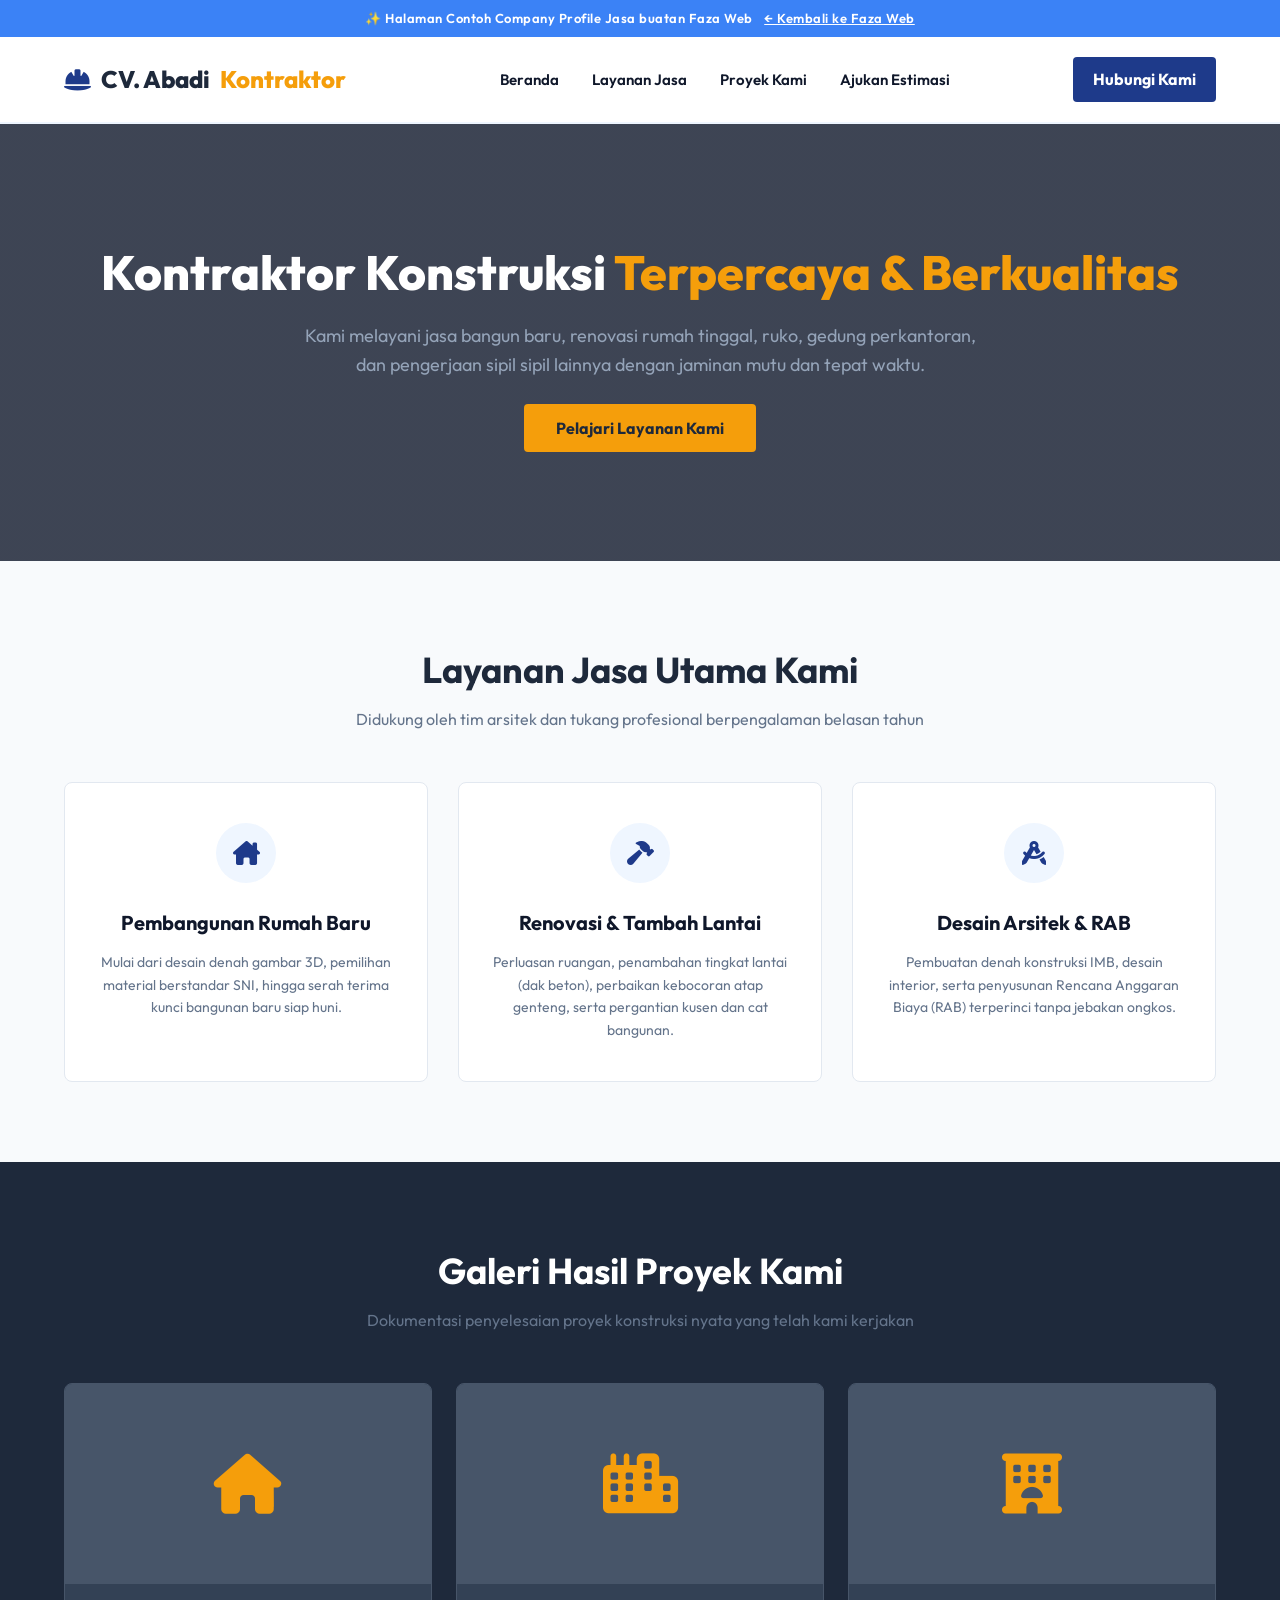
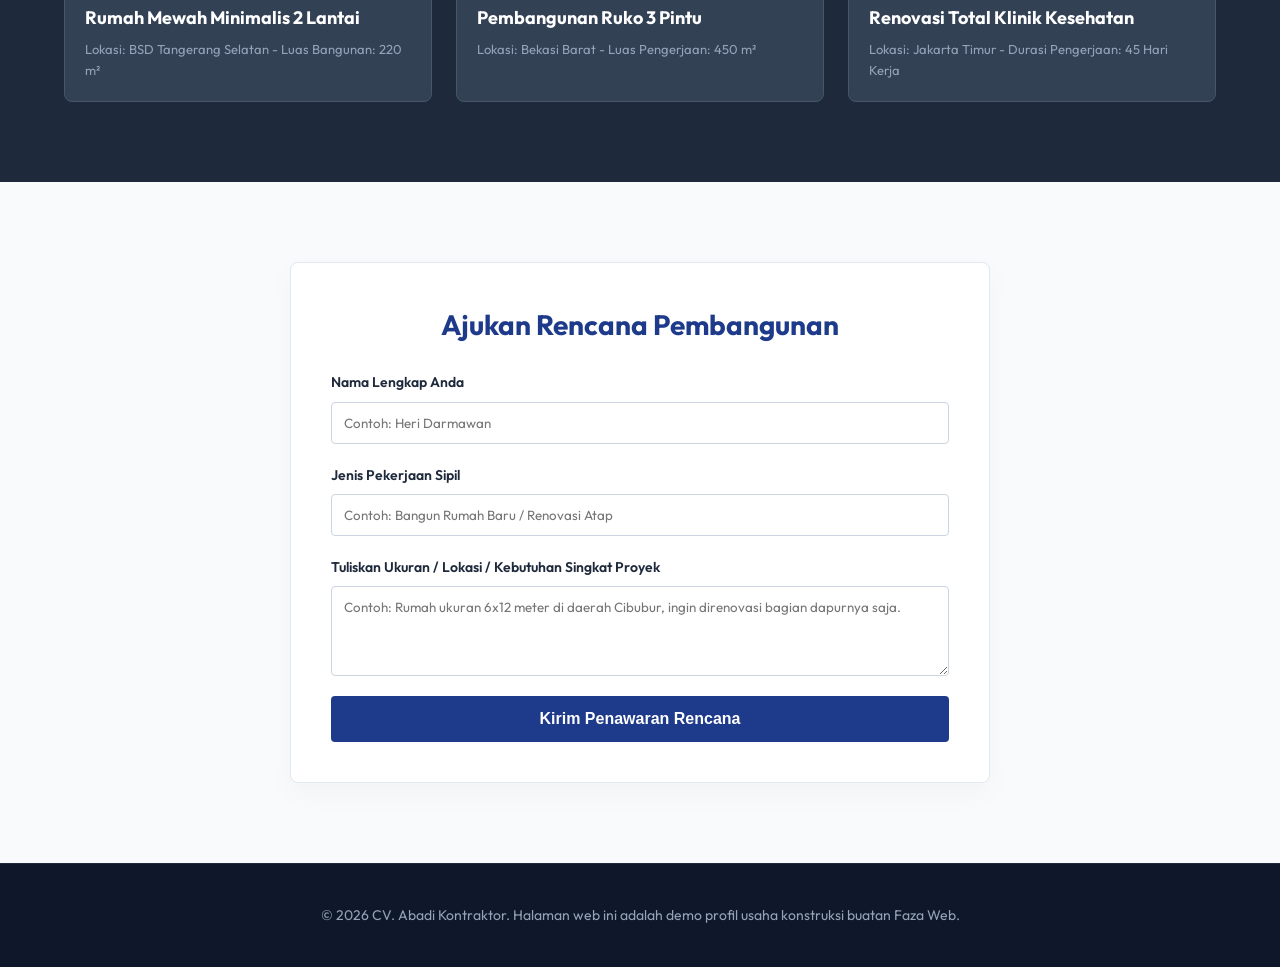
<file: portfolio-kontraktor.html>
<!DOCTYPE html>
<html lang="id">
<head>
    <meta charset="UTF-8">
    <meta name="viewport" content="width=device-width, initial-scale=1.0">
    <title>CV. Abadi Kontraktor | Demo Portofolio Faza Web</title>
    <!-- Google Fonts -->
    <link href="https://fonts.googleapis.com/css2?family=Outfit:wght@400;600;700;800&display=swap" rel="stylesheet">
    <link rel="stylesheet" href="https://cdnjs.cloudflare.com/ajax/libs/font-awesome/6.4.0/css/all.min.css">
    <style>
        :root {
            --primary: #1e3a8a;
            --primary-light: #eff6ff;
            --accent: #f59e0b;
            --secondary: #1e293b;
            --text-dark: #0f172a;
            --text-muted: #64748b;
            --border-color: #cbd5e1;
            --bg-page: #f8fafc;
            --bg-card: #ffffff;
            --font-sans: 'Outfit', sans-serif;
            --transition: all 0.3s ease;
        }

        * {
            margin: 0;
            padding: 0;
            box-sizing: border-box;
            scroll-behavior: smooth;
        }

        body {
            font-family: var(--font-sans);
            background-color: var(--bg-page);
            color: var(--text-dark);
            line-height: 1.6;
        }

        .container {
            width: 90%;
            max-width: 1200px;
            margin: 0 auto;
        }

        /* Demo Header Badge */
        .demo-bar {
            background-color: #3b82f6;
            color: white;
            text-align: center;
            padding: 8px 0;
            font-size: 13px;
            font-weight: 600;
            letter-spacing: 0.5px;
        }

        .demo-bar a {
            color: white;
            text-decoration: underline;
            margin-left: 8px;
        }

        /* Header Navbar */
        header {
            background-color: var(--bg-card);
            border-bottom: 2px solid var(--primary-light);
            padding: 20px 0;
            position: sticky;
            top: 0;
            z-index: 100;
        }

        .nav-wrapper {
            display: flex;
            justify-content: space-between;
            align-items: center;
        }

        .logo {
            font-size: 24px;
            font-weight: 800;
            color: var(--secondary);
            text-decoration: none;
            display: flex;
            align-items: center;
            gap: 10px;
        }

        .logo i {
            color: var(--primary);
        }

        .logo span {
            color: var(--accent);
        }

        nav a {
            color: var(--text-dark);
            text-decoration: none;
            margin-left: 30px;
            font-size: 15px;
            font-weight: 600;
            transition: var(--transition);
        }

        nav a:hover {
            color: var(--primary);
        }

        .btn-header {
            background-color: var(--primary);
            color: white;
            padding: 10px 20px;
            border-radius: 4px;
            font-weight: 700;
            text-decoration: none;
            transition: var(--transition);
        }

        .btn-header:hover {
            background-color: var(--accent);
        }

        /* Hero */
        .hero {
            background: linear-gradient(rgba(15, 23, 42, 0.8), rgba(15, 23, 42, 0.8)), url('https://images.unsplash.com/photo-1541888946425-d81bb19240f5?auto=format&fit=crop&q=80&w=1200') no-repeat center center/cover;
            padding: 120px 0;
            color: white;
            text-align: center;
        }

        .hero-content h1 {
            font-size: 48px;
            font-weight: 800;
            line-height: 1.2;
            margin-bottom: 20px;
        }

        .hero-content h1 span {
            color: var(--accent);
        }

        .hero-content p {
            font-size: 18px;
            color: #94a3b8;
            max-width: 680px;
            margin: 0 auto 36px auto;
        }

        .btn-large {
            background-color: var(--accent);
            color: var(--secondary);
            padding: 14px 32px;
            font-size: 16px;
            font-weight: 700;
            text-decoration: none;
            border-radius: 4px;
            transition: var(--transition);
        }

        .btn-large:hover {
            background-color: white;
            color: var(--primary);
        }

        /* Services */
        .services-section {
            padding: 80px 0;
        }

        .section-title {
            text-align: center;
            margin-bottom: 50px;
        }

        .section-title h2 {
            font-size: 36px;
            color: var(--secondary);
        }

        .section-title p {
            color: var(--text-muted);
            margin-top: 8px;
        }

        .services-grid {
            display: grid;
            grid-template-columns: repeat(3, 1fr);
            gap: 30px;
        }

        .service-card {
            background-color: var(--bg-card);
            border: 1px solid #e2e8f0;
            border-radius: 8px;
            padding: 40px 30px;
            text-align: center;
            transition: var(--transition);
        }

        .service-card:hover {
            transform: translateY(-5px);
            box-shadow: 0 10px 20px rgba(15, 23, 42, 0.05);
            border-color: var(--primary);
        }

        .service-icon {
            width: 60px;
            height: 60px;
            border-radius: 50%;
            background-color: var(--primary-light);
            color: var(--primary);
            display: flex;
            align-items: center;
            justify-content: center;
            font-size: 24px;
            margin: 0 auto 24px auto;
        }

        .service-card h3 {
            font-size: 20px;
            margin-bottom: 12px;
        }

        .service-card p {
            font-size: 14px;
            color: var(--text-muted);
        }

        /* Projects Section */
        .projects-section {
            padding: 80px 0;
            background-color: var(--secondary);
            color: white;
        }

        .projects-section h2 {
            color: white;
        }

        .projects-grid {
            display: grid;
            grid-template-columns: repeat(3, 1fr);
            gap: 24px;
        }

        .project-card {
            background-color: #334155;
            border-radius: 8px;
            overflow: hidden;
            border: 1px solid #475569;
        }

        .project-img {
            height: 200px;
            background-color: #475569;
            display: flex;
            align-items: center;
            justify-content: center;
            font-size: 60px;
            color: var(--accent);
        }

        .project-info {
            padding: 20px;
        }

        .project-info h4 {
            font-size: 18px;
            margin-bottom: 6px;
        }

        .project-info p {
            font-size: 13px;
            color: #94a3b8;
        }

        /* Quote Section Form */
        .quote-section {
            padding: 80px 0;
        }

        .quote-card {
            max-width: 700px;
            margin: 0 auto;
            background-color: var(--bg-card);
            border: 1px solid #e2e8f0;
            border-radius: 8px;
            padding: 40px;
            box-shadow: 0 10px 30px rgba(0,0,0,0.03);
        }

        .quote-card h3 {
            font-size: 28px;
            margin-bottom: 24px;
            text-align: center;
            color: var(--primary);
        }

        .form-group {
            margin-bottom: 20px;
            display: flex;
            flex-direction: column;
            gap: 8px;
        }

        .form-group label {
            font-size: 14px;
            font-weight: 600;
            color: var(--secondary);
        }

        .form-group input, .form-group textarea {
            border: 1px solid var(--border-color);
            padding: 12px;
            border-radius: 4px;
            font-family: var(--font-sans);
            outline: none;
            width: 100%;
        }

        .form-group input:focus, .form-group textarea:focus {
            border-color: var(--primary);
        }

        .btn-submit {
            width: 100%;
            background-color: var(--primary);
            color: white;
            padding: 14px;
            border: none;
            border-radius: 4px;
            font-weight: 700;
            font-size: 16px;
            cursor: pointer;
            transition: var(--transition);
        }

        .btn-submit:hover {
            background-color: var(--accent);
            color: var(--secondary);
        }

        /* Footer */
        footer {
            background-color: #0f172a;
            color: #94a3b8;
            padding: 40px 0;
            text-align: center;
            border-top: 1px solid #1e293b;
        }

        footer p {
            font-size: 14px;
        }

        /* Responsive */
        @media (max-width: 992px) {
            .services-grid { grid-template-columns: 1fr; }
            .projects-grid { grid-template-columns: 1fr; max-width: 380px; margin: 0 auto; }
        }

        @media (max-width: 768px) {
            .hero-content h1 { font-size: 32px; }
            .hero-content p { font-size: 15px; }
            nav, .btn-header { display: none; }
            .quote-card { padding: 24px; }
        }
    </style>
</head>
<body>

    <!-- Demo Bar -->
    <div class="demo-bar">
        ✨ Halaman Contoh Company Profile Jasa buatan Faza Web <a href="index.html">← Kembali ke Faza Web</a>
    </div>

    <!-- Header -->
    <header>
        <div class="container nav-wrapper">
            <a href="#" class="logo"><i class="fa-solid fa-helmet-safety"></i> CV. Abadi<span>Kontraktor</span></a>
            <nav>
                <a href="#hero">Beranda</a>
                <a href="#layanan">Layanan Jasa</a>
                <a href="#proyek">Proyek Kami</a>
                <a href="#konsultasi">Ajukan Estimasi</a>
            </nav>
            <a href="#konsultasi" class="btn-header">Hubungi Kami</a>
        </div>
    </header>

    <!-- Hero -->
    <section class="hero" id="hero">
        <div class="container hero-content">
            <h1>Kontraktor Konstruksi <span>Terpercaya & Berkualitas</span></h1>
            <p>Kami melayani jasa bangun baru, renovasi rumah tinggal, ruko, gedung perkantoran, dan pengerjaan sipil sipil lainnya dengan jaminan mutu dan tepat waktu.</p>
            <a href="#layanan" class="btn-large">Pelajari Layanan Kami</a>
        </div>
    </section>

    <!-- Services -->
    <section class="services-section" id="layanan">
        <div class="container">
            <div class="section-title">
                <h2>Layanan Jasa Utama Kami</h2>
                <p>Didukung oleh tim arsitek dan tukang profesional berpengalaman belasan tahun</p>
            </div>

            <div class="services-grid">
                
                <!-- Service 1 -->
                <div class="service-card">
                    <div class="service-icon"><i class="fa-solid fa-house-chimney"></i></div>
                    <h3>Pembangunan Rumah Baru</h3>
                    <p>Mulai dari desain denah gambar 3D, pemilihan material berstandar SNI, hingga serah terima kunci bangunan baru siap huni.</p>
                </div>

                <!-- Service 2 -->
                <div class="service-card">
                    <div class="service-icon"><i class="fa-solid fa-hammer"></i></div>
                    <h3>Renovasi & Tambah Lantai</h3>
                    <p>Perluasan ruangan, penambahan tingkat lantai (dak beton), perbaikan kebocoran atap genteng, serta pergantian kusen dan cat bangunan.</p>
                </div>

                <!-- Service 3 -->
                <div class="service-card">
                    <div class="service-icon"><i class="fa-solid fa-compass-drafting"></i></div>
                    <h3>Desain Arsitek & RAB</h3>
                    <p>Pembuatan denah konstruksi IMB, desain interior, serta penyusunan Rencana Anggaran Biaya (RAB) terperinci tanpa jebakan ongkos.</p>
                </div>

            </div>
        </div>
    </section>

    <!-- Projects -->
    <section class="projects-section" id="proyek">
        <div class="container">
            <div class="section-title">
                <h2>Galeri Hasil Proyek Kami</h2>
                <p>Dokumentasi penyelesaian proyek konstruksi nyata yang telah kami kerjakan</p>
            </div>

            <div class="projects-grid">
                
                <!-- Proyek 1 -->
                <div class="project-card">
                    <div class="project-img"><i class="fa-solid fa-house"></i></div>
                    <div class="project-info">
                        <h4>Rumah Mewah Minimalis 2 Lantai</h4>
                        <p>Lokasi: BSD Tangerang Selatan - Luas Bangunan: 220 m²</p>
                    </div>
                </div>

                <!-- Proyek 2 -->
                <div class="project-card">
                    <div class="project-img"><i class="fa-solid fa-city"></i></div>
                    <div class="project-info">
                        <h4>Pembangunan Ruko 3 Pintu</h4>
                        <p>Lokasi: Bekasi Barat - Luas Pengerjaan: 450 m²</p>
                    </div>
                </div>

                <!-- Proyek 3 -->
                <div class="project-card">
                    <div class="project-img"><i class="fa-solid fa-hotel"></i></div>
                    <div class="project-info">
                        <h4>Renovasi Total Klinik Kesehatan</h4>
                        <p>Lokasi: Jakarta Timur - Durasi Pengerjaan: 45 Hari Kerja</p>
                    </div>
                </div>

            </div>
        </div>
    </section>

    <!-- Consultation Form -->
    <section class="quote-section" id="konsultasi">
        <div class="container">
            <div class="quote-card">
                <h3>Ajukan Rencana Pembangunan</h3>
                <form onsubmit="event.preventDefault(); alert('Terima kasih! Rencana proyek Anda sudah diterima di formulir simulasi demo ini.');">
                    <div class="form-group">
                        <label for="q-name">Nama Lengkap Anda</label>
                        <input type="text" id="q-name" required placeholder="Contoh: Heri Darmawan">
                    </div>
                    <div class="form-group">
                        <label for="q-service">Jenis Pekerjaan Sipil</label>
                        <input type="text" id="q-service" required placeholder="Contoh: Bangun Rumah Baru / Renovasi Atap">
                    </div>
                    <div class="form-group">
                        <label for="q-desc">Tuliskan Ukuran / Lokasi / Kebutuhan Singkat Proyek</label>
                        <textarea id="q-desc" rows="4" placeholder="Contoh: Rumah ukuran 6x12 meter di daerah Cibubur, ingin direnovasi bagian dapurnya saja."></textarea>
                    </div>
                    <button type="submit" class="btn-submit">Kirim Penawaran Rencana</button>
                </form>
            </div>
        </div>
    </section>

    <!-- Footer -->
    <footer>
        <div class="container">
            <p>&copy; 2026 CV. Abadi Kontraktor. Halaman web ini adalah demo profil usaha konstruksi buatan Faza Web.</p>
        </div>
    </footer>

</body>
</html>
</file>
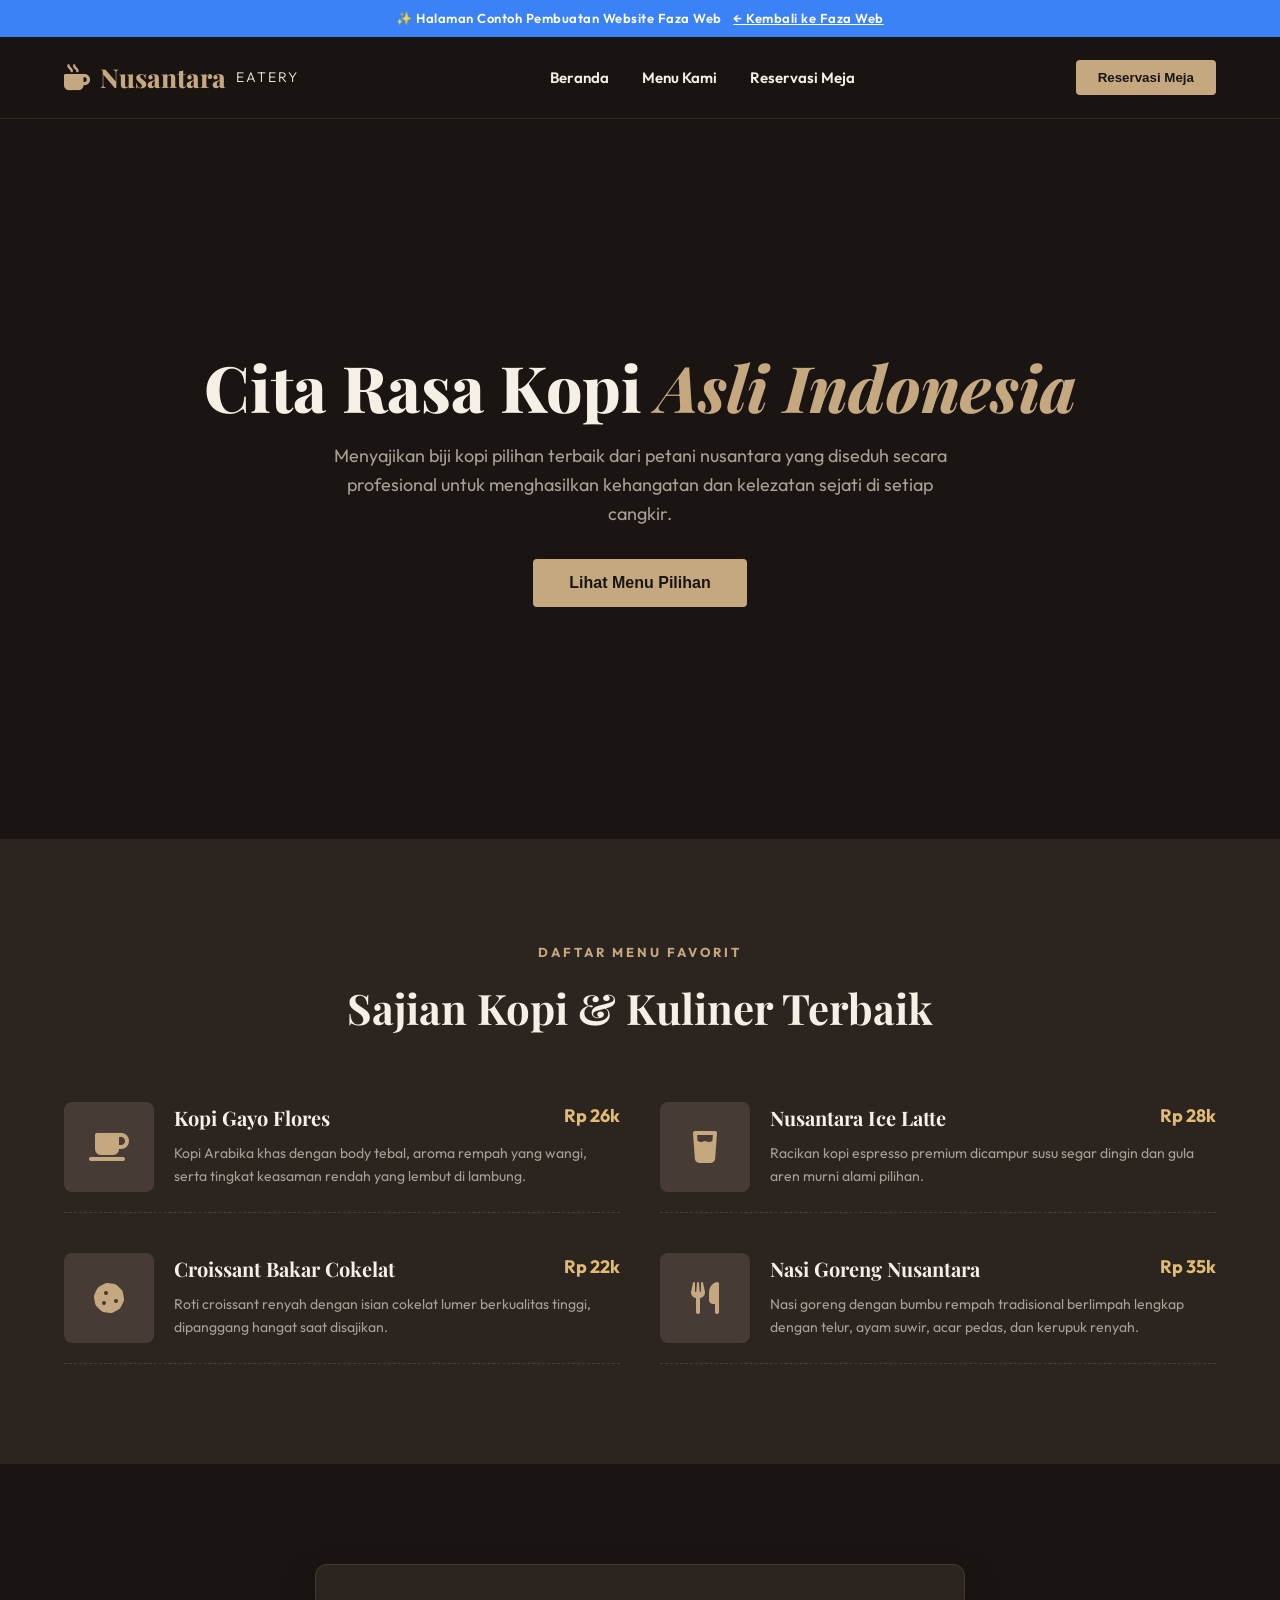
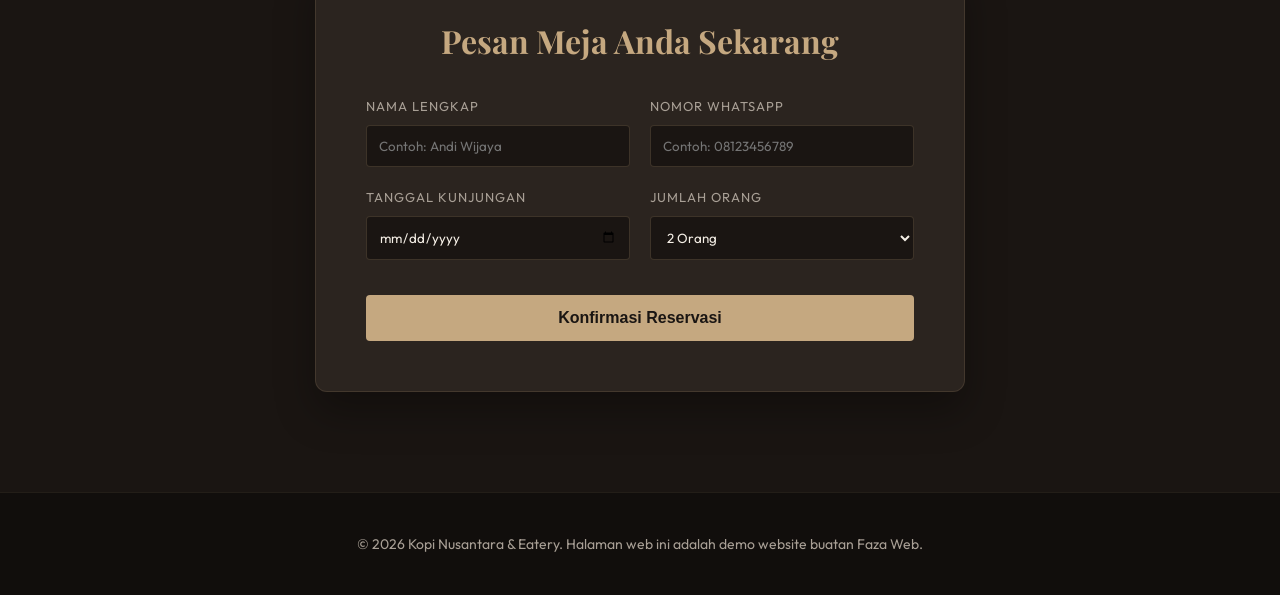
<file: portfolio-kopi.html>
<!DOCTYPE html>
<html lang="id">
<head>
    <meta charset="UTF-8">
    <meta name="viewport" content="width=device-width, initial-scale=1.0">
    <title>Kopi Nusantara & Eatery | Demo Portofolio Faza Web</title>
    <!-- Google Fonts -->
    <link href="https://fonts.googleapis.com/css2?family=Outfit:wght@300;400;600;700&family=Playfair+Display:ital,wght@0,600;0,800;1,400&display=swap" rel="stylesheet">
    <link rel="stylesheet" href="https://cdnjs.cloudflare.com/ajax/libs/font-awesome/6.4.0/css/all.min.css">
    <style>
        :root {
            --primary: #c5a880;
            --primary-dark: #a88a60;
            --secondary: #1a1512;
            --secondary-light: #2b241f;
            --accent: #e5ba73;
            --text-light: #f5efe6;
            --text-muted: #a89f95;
            --font-serif: 'Playfair Display', Georgia, serif;
            --font-sans: 'Outfit', sans-serif;
            --transition: all 0.3s ease;
        }

        * {
            margin: 0;
            padding: 0;
            box-sizing: border-box;
            scroll-behavior: smooth;
        }

        body {
            font-family: var(--font-sans);
            background-color: var(--secondary);
            color: var(--text-light);
            line-height: 1.6;
        }

        .container {
            width: 90%;
            max-width: 1200px;
            margin: 0 auto;
        }

        /* Navbar */
        header {
            background-color: rgba(26, 21, 18, 0.95);
            border-bottom: 1px solid rgba(197, 168, 128, 0.15);
            padding: 20px 0;
            position: sticky;
            top: 0;
            z-index: 100;
            backdrop-filter: blur(10px);
        }

        .nav-wrapper {
            display: flex;
            justify-content: space-between;
            align-items: center;
        }

        .logo {
            font-family: var(--font-serif);
            font-size: 26px;
            font-weight: 800;
            color: var(--primary);
            text-decoration: none;
            display: flex;
            align-items: center;
            gap: 10px;
        }

        .logo span {
            color: var(--text-light);
            font-family: var(--font-sans);
            font-size: 14px;
            letter-spacing: 2px;
            text-transform: uppercase;
            font-weight: 300;
        }

        nav a {
            color: var(--text-light);
            text-decoration: none;
            margin-left: 30px;
            font-size: 15px;
            font-weight: 600;
            transition: var(--transition);
        }

        nav a:hover {
            color: var(--primary);
        }

        .btn-reserve {
            background-color: var(--primary);
            color: var(--secondary);
            padding: 10px 22px;
            border-radius: 4px;
            font-weight: 700;
            border: none;
            cursor: pointer;
            transition: var(--transition);
        }

        .btn-reserve:hover {
            background-color: var(--accent);
            transform: translateY(-2px);
        }

        /* Hero */
        .hero {
            height: 80vh;
            background: linear-gradient(rgba(26, 21, 18, 0.75), rgba(26, 21, 18, 0.95)), url('https://images.unsplash.com/photo-1501339847302-ac426a4a7cbb?auto=format&fit=crop&q=80&w=1200') no-repeat center center/cover;
            display: flex;
            align-items: center;
            text-align: center;
        }

        .hero-content h1 {
            font-family: var(--font-serif);
            font-size: 64px;
            font-weight: 800;
            line-height: 1.1;
            margin-bottom: 20px;
            color: var(--text-light);
        }

        .hero-content h1 span {
            color: var(--primary);
            font-style: italic;
        }

        .hero-content p {
            font-size: 18px;
            color: var(--text-muted);
            max-width: 650px;
            margin: 0 auto 30px auto;
        }

        /* Menu Section */
        .menu-section {
            padding: 100px 0;
            background-color: var(--secondary-light);
        }

        .section-title {
            text-align: center;
            margin-bottom: 60px;
        }

        .section-title span {
            color: var(--primary);
            text-transform: uppercase;
            font-size: 13px;
            letter-spacing: 3px;
            font-weight: 700;
        }

        .section-title h2 {
            font-family: var(--font-serif);
            font-size: 42px;
            margin-top: 10px;
        }

        .menu-grid {
            display: grid;
            grid-template-columns: repeat(2, 1fr);
            gap: 40px;
        }

        .menu-item {
            display: flex;
            align-items: flex-start;
            gap: 20px;
            border-bottom: 1px dashed rgba(197, 168, 128, 0.2);
            padding-bottom: 20px;
        }

        .menu-img {
            width: 90px;
            height: 90px;
            border-radius: 8px;
            background: #473c35;
            display: flex;
            align-items: center;
            justify-content: center;
            font-size: 32px;
            color: var(--primary);
            flex-shrink: 0;
        }

        .menu-details {
            flex-grow: 1;
        }

        .menu-header {
            display: flex;
            justify-content: space-between;
            margin-bottom: 8px;
        }

        .menu-header h3 {
            font-family: var(--font-serif);
            font-size: 20px;
        }

        .menu-price {
            color: var(--accent);
            font-weight: 700;
            font-size: 18px;
        }

        .menu-details p {
            font-size: 14px;
            color: var(--text-muted);
        }

        /* Reservation Form */
        .reserve-section {
            padding: 100px 0;
            background: linear-gradient(rgba(26, 21, 18, 0.9), rgba(26, 21, 18, 0.9)), url('https://images.unsplash.com/photo-1554118811-1e0d58224f24?auto=format&fit=crop&q=80&w=1200') no-repeat center center/cover;
        }

        .reserve-card {
            max-width: 650px;
            margin: 0 auto;
            background-color: var(--secondary-light);
            border: 1px solid rgba(197, 168, 128, 0.15);
            padding: 50px;
            border-radius: 12px;
            box-shadow: 0 20px 40px rgba(0,0,0,0.3);
        }

        .reserve-card h3 {
            font-family: var(--font-serif);
            font-size: 32px;
            text-align: center;
            margin-bottom: 30px;
            color: var(--primary);
        }

        .form-row {
            display: grid;
            grid-template-columns: 1fr 1fr;
            gap: 20px;
            margin-bottom: 20px;
        }

        .form-group {
            display: flex;
            flex-direction: column;
            gap: 8px;
        }

        .form-group label {
            font-size: 13px;
            text-transform: uppercase;
            letter-spacing: 1px;
            color: var(--text-muted);
        }

        .form-group input, .form-group select {
            background-color: var(--secondary);
            border: 1px solid rgba(197, 168, 128, 0.2);
            padding: 12px;
            border-radius: 4px;
            color: var(--text-light);
            font-family: var(--font-sans);
            outline: none;
            transition: var(--transition);
        }

        .form-group input:focus, .form-group select:focus {
            border-color: var(--primary);
        }

        .btn-submit {
            width: 100%;
            background-color: var(--primary);
            color: var(--secondary);
            padding: 14px;
            border-radius: 4px;
            font-weight: 700;
            border: none;
            font-size: 16px;
            cursor: pointer;
            transition: var(--transition);
            margin-top: 15px;
        }

        .btn-submit:hover {
            background-color: var(--accent);
        }

        /* Demo Header Badge */
        .demo-bar {
            background-color: #3b82f6;
            color: white;
            text-align: center;
            padding: 8px 0;
            font-size: 13px;
            font-weight: 600;
            letter-spacing: 0.5px;
        }

        .demo-bar a {
            color: white;
            text-decoration: underline;
            margin-left: 8px;
        }

        /* Footer */
        footer {
            background-color: #110e0c;
            padding: 40px 0;
            text-align: center;
            border-top: 1px solid rgba(197, 168, 128, 0.1);
        }

        footer p {
            font-size: 14px;
            color: var(--text-muted);
        }

        /* Responsive */
        @media (max-width: 768px) {
            .hero-content h1 { font-size: 42px; }
            .menu-grid { grid-template-columns: 1fr; }
            .form-row { grid-template-columns: 1fr; }
            .reserve-card { padding: 30px 20px; }
            nav { display: none; }
        }
    </style>
</head>
<body>

    <!-- Demo Bar (Reassurance that this is a showcase website) -->
    <div class="demo-bar">
        ✨ Halaman Contoh Pembuatan Website Faza Web <a href="index.html">← Kembali ke Faza Web</a>
    </div>

    <!-- Header / Nav -->
    <header>
        <div class="container nav-wrapper">
            <a href="#" class="logo">
                <i class="fa-solid fa-mug-hot"></i> Nusantara<span>Eatery</span>
            </a>
            <nav>
                <a href="#hero">Beranda</a>
                <a href="#menu">Menu Kami</a>
                <a href="#reserve">Reservasi Meja</a>
            </nav>
            <button class="btn-reserve" onclick="location.href='#reserve'">Reservasi Meja</button>
        </div>
    </header>

    <!-- Hero -->
    <section class="hero" id="hero">
        <div class="container hero-content">
            <h1>Cita Rasa Kopi <span>Asli Indonesia</span></h1>
            <p>Menyajikan biji kopi pilihan terbaik dari petani nusantara yang diseduh secara profesional untuk menghasilkan kehangatan dan kelezatan sejati di setiap cangkir.</p>
            <button class="btn-reserve" style="padding: 15px 36px; font-size: 16px;" onclick="location.href='#menu'">Lihat Menu Pilihan</button>
        </div>
    </section>

    <!-- Menu -->
    <section class="menu-section" id="menu">
        <div class="container">
            <div class="section-title">
                <span>Daftar Menu Favorit</span>
                <h2>Sajian Kopi & Kuliner Terbaik</h2>
            </div>
            
            <div class="menu-grid">
                
                <!-- Item 1 -->
                <div class="menu-item">
                    <div class="menu-img"><i class="fa-solid fa-mug-saucer"></i></div>
                    <div class="menu-details">
                        <div class="menu-header">
                            <h3>Kopi Gayo Flores</h3>
                            <span class="menu-price">Rp 26k</span>
                        </div>
                        <p>Kopi Arabika khas dengan body tebal, aroma rempah yang wangi, serta tingkat keasaman rendah yang lembut di lambung.</p>
                    </div>
                </div>

                <!-- Item 2 -->
                <div class="menu-item">
                    <div class="menu-img"><i class="fa-solid fa-glass-water"></i></div>
                    <div class="menu-details">
                        <div class="menu-header">
                            <h3>Nusantara Ice Latte</h3>
                            <span class="menu-price">Rp 28k</span>
                        </div>
                        <p>Racikan kopi espresso premium dicampur susu segar dingin dan gula aren murni alami pilihan.</p>
                    </div>
                </div>

                <!-- Item 3 -->
                <div class="menu-item">
                    <div class="menu-img"><i class="fa-solid fa-cookie"></i></div>
                    <div class="menu-details">
                        <div class="menu-header">
                            <h3>Croissant Bakar Cokelat</h3>
                            <span class="menu-price">Rp 22k</span>
                        </div>
                        <p>Roti croissant renyah dengan isian cokelat lumer berkualitas tinggi, dipanggang hangat saat disajikan.</p>
                    </div>
                </div>

                <!-- Item 4 -->
                <div class="menu-item">
                    <div class="menu-img"><i class="fa-solid fa-utensils"></i></div>
                    <div class="menu-details">
                        <div class="menu-header">
                            <h3>Nasi Goreng Nusantara</h3>
                            <span class="menu-price">Rp 35k</span>
                        </div>
                        <p>Nasi goreng dengan bumbu rempah tradisional berlimpah lengkap dengan telur, ayam suwir, acar pedas, dan kerupuk renyah.</p>
                    </div>
                </div>

            </div>
        </div>
    </section>

    <!-- Reservation Form -->
    <section class="reserve-section" id="reserve">
        <div class="container">
            <div class="reserve-card">
                <h3>Pesan Meja Anda Sekarang</h3>
                <form onsubmit="event.preventDefault(); alert('Terima kasih! Reservasi Anda telah masuk ke sistem simulasi demo ini.');">
                    <div class="form-row">
                        <div class="form-group">
                            <label for="r-name">Nama Lengkap</label>
                            <input type="text" id="r-name" required placeholder="Contoh: Andi Wijaya">
                        </div>
                        <div class="form-group">
                            <label for="r-phone">Nomor WhatsApp</label>
                            <input type="tel" id="r-phone" required placeholder="Contoh: 08123456789">
                        </div>
                    </div>
                    <div class="form-row">
                        <div class="form-group">
                            <label for="r-date">Tanggal Kunjungan</label>
                            <input type="date" id="r-date" required>
                        </div>
                        <div class="form-group">
                            <label for="r-people">Jumlah Orang</label>
                            <select id="r-people">
                                <option value="2">2 Orang</option>
                                <option value="4">4 Orang</option>
                                <option value="6">6 Orang atau Lebih</option>
                            </select>
                        </div>
                    </div>
                    <button type="submit" class="btn-submit">Konfirmasi Reservasi</button>
                </form>
            </div>
        </div>
    </section>

    <!-- Footer -->
    <footer>
        <div class="container">
            <p>&copy; 2026 Kopi Nusantara & Eatery. Halaman web ini adalah demo website buatan Faza Web.</p>
        </div>
    </footer>

</body>
</html>
</file>
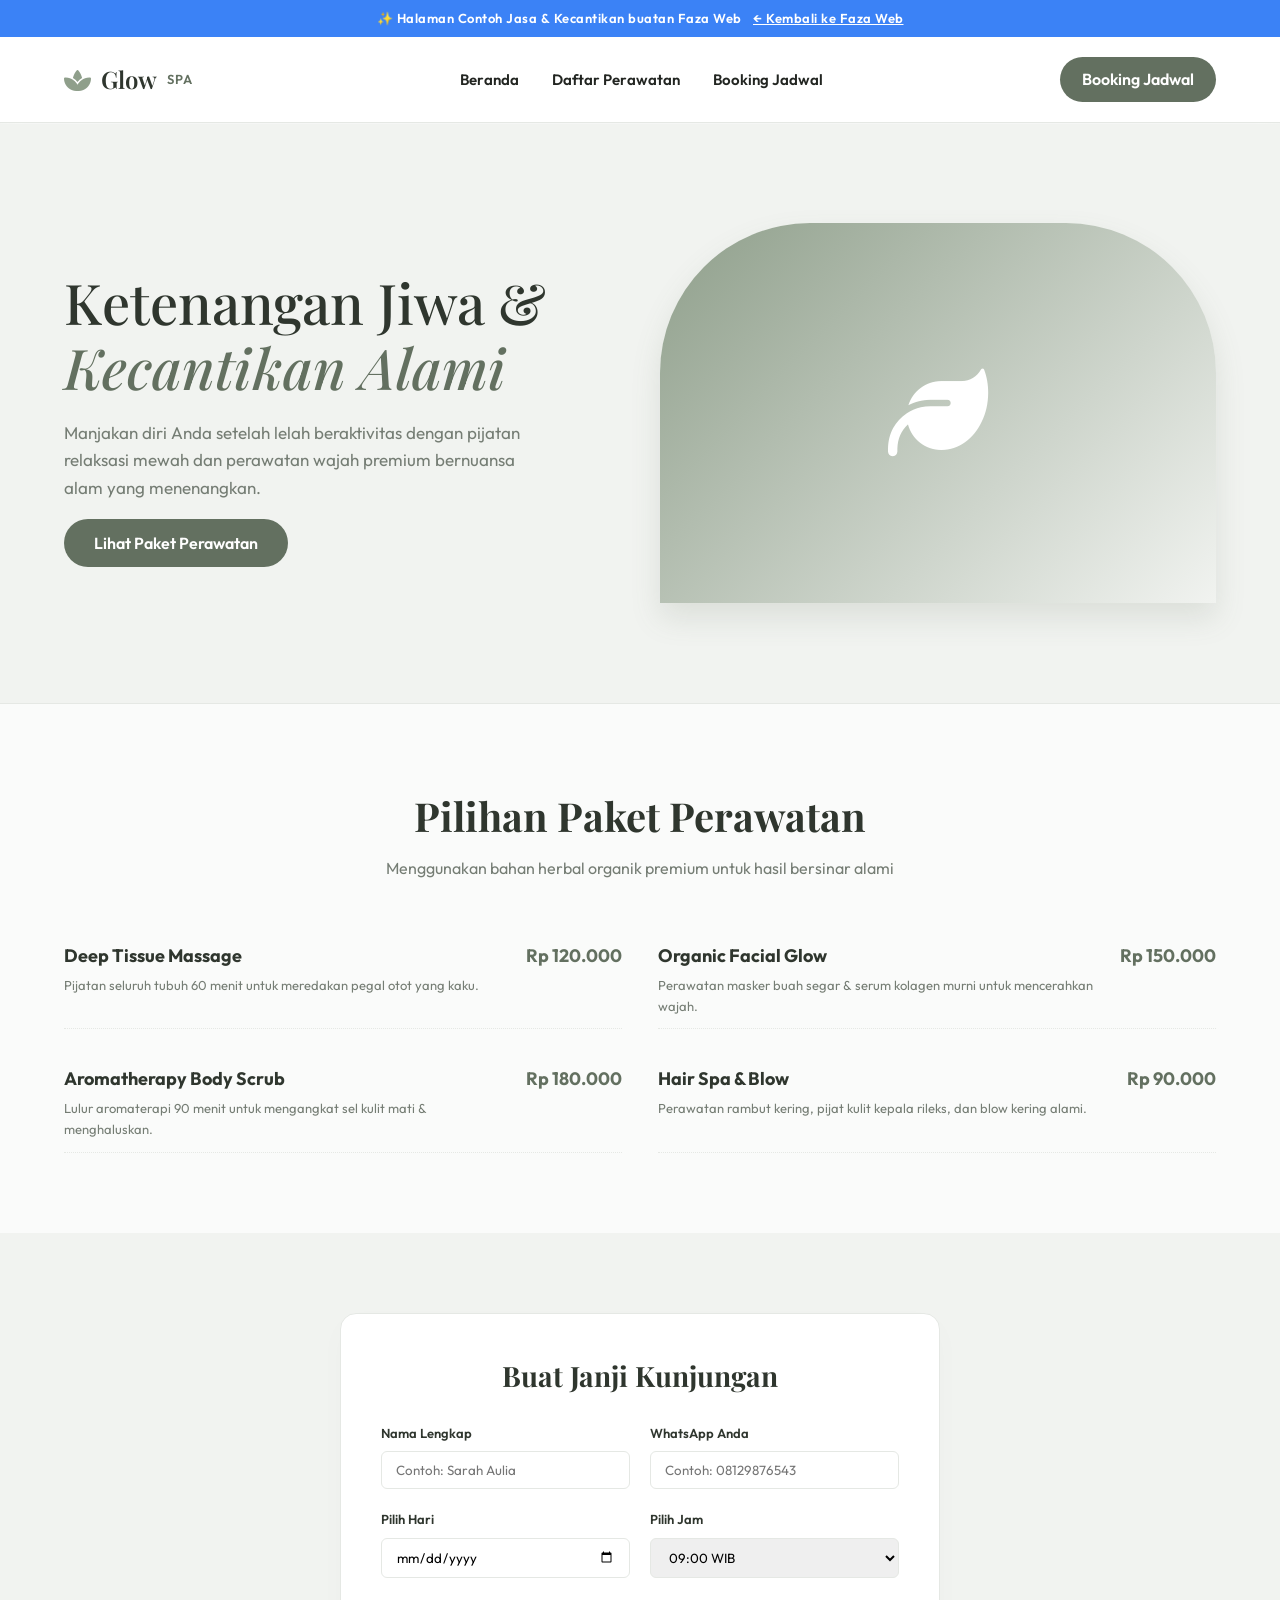
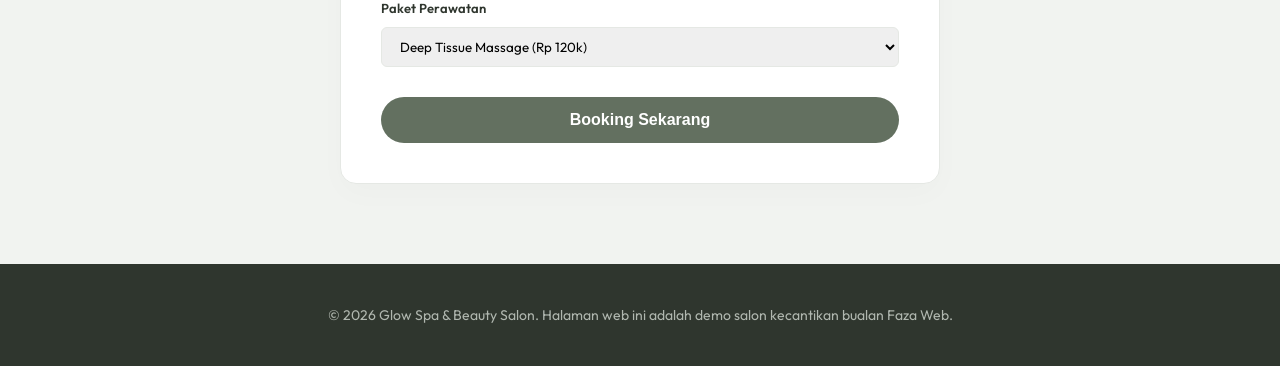
<file: portfolio-spa.html>
<!DOCTYPE html>
<html lang="id">
<head>
    <meta charset="UTF-8">
    <meta name="viewport" content="width=device-width, initial-scale=1.0">
    <title>Glow Spa & Beauty Salon | Demo Portofolio Faza Web</title>
    <!-- Google Fonts -->
    <link href="https://fonts.googleapis.com/css2?family=Outfit:wght@300;400;600;700&family=Playfair+Display:ital,wght@0,500;0,600;1,400&display=swap" rel="stylesheet">
    <link rel="stylesheet" href="https://cdnjs.cloudflare.com/ajax/libs/font-awesome/6.4.0/css/all.min.css">
    <style>
        :root {
            --primary: #8f9f8b;
            --primary-light: #f1f3f0;
            --primary-dark: #637060;
            --accent: #d4af37;
            --secondary: #2f362e;
            --text-dark: #222521;
            --text-muted: #757d74;
            --bg-page: #fafbfa;
            --bg-card: #ffffff;
            --border-color: #e5e8e4;
            --font-serif: 'Playfair Display', Georgia, serif;
            --font-sans: 'Outfit', sans-serif;
            --transition: all 0.3s ease;
        }

        * {
            margin: 0;
            padding: 0;
            box-sizing: border-box;
            scroll-behavior: smooth;
        }

        body {
            font-family: var(--font-sans);
            background-color: var(--bg-page);
            color: var(--text-dark);
            line-height: 1.6;
        }

        .container {
            width: 90%;
            max-width: 1200px;
            margin: 0 auto;
        }

        /* Demo Header Badge */
        .demo-bar {
            background-color: #3b82f6;
            color: white;
            text-align: center;
            padding: 8px 0;
            font-size: 13px;
            font-weight: 600;
            letter-spacing: 0.5px;
        }

        .demo-bar a {
            color: white;
            text-decoration: underline;
            margin-left: 8px;
        }

        /* Header / Navbar */
        header {
            background-color: rgba(255, 255, 255, 0.95);
            border-bottom: 1px solid var(--border-color);
            padding: 20px 0;
            position: sticky;
            top: 0;
            z-index: 100;
            backdrop-filter: blur(10px);
        }

        .nav-wrapper {
            display: flex;
            justify-content: space-between;
            align-items: center;
        }

        .logo {
            font-family: var(--font-serif);
            font-size: 24px;
            font-weight: 600;
            color: var(--secondary);
            text-decoration: none;
            display: flex;
            align-items: center;
            gap: 10px;
        }

        .logo i {
            color: var(--primary);
        }

        .logo span {
            color: var(--primary-dark);
            font-family: var(--font-sans);
            font-size: 13px;
            letter-spacing: 1px;
            text-transform: uppercase;
        }

        nav a {
            color: var(--text-dark);
            text-decoration: none;
            margin-left: 30px;
            font-size: 15px;
            font-weight: 600;
            transition: var(--transition);
        }

        nav a:hover {
            color: var(--primary-dark);
        }

        .btn-booking {
            background-color: var(--primary-dark);
            color: white;
            padding: 10px 22px;
            border-radius: 30px;
            font-weight: 600;
            text-decoration: none;
            transition: var(--transition);
        }

        .btn-booking:hover {
            background-color: var(--secondary);
            transform: translateY(-2px);
        }

        /* Hero */
        .hero {
            background-color: var(--primary-light);
            padding: 100px 0;
            position: relative;
            overflow: hidden;
            border-bottom: 1px solid var(--border-color);
        }

        .hero-container {
            display: grid;
            grid-template-columns: 1fr 1fr;
            gap: 40px;
            align-items: center;
        }

        .hero-content h1 {
            font-family: var(--font-serif);
            font-size: 56px;
            font-weight: 500;
            line-height: 1.15;
            margin-bottom: 20px;
            color: var(--secondary);
        }

        .hero-content h1 span {
            color: var(--primary-dark);
            font-style: italic;
        }

        .hero-content p {
            font-size: 17px;
            color: var(--text-muted);
            margin-bottom: 30px;
            max-width: 480px;
        }

        .hero-img-box {
            background: linear-gradient(135deg, var(--primary) 0%, var(--primary-light) 100%);
            height: 380px;
            border-radius: 150px 150px 0 0;
            display: flex;
            align-items: center;
            justify-content: center;
            font-size: 100px;
            color: white;
            box-shadow: 0 15px 30px rgba(99, 112, 96, 0.15);
        }

        /* Services Prices */
        .prices-section {
            padding: 80px 0;
        }

        .section-title {
            text-align: center;
            margin-bottom: 60px;
        }

        .section-title h2 {
            font-family: var(--font-serif);
            font-size: 40px;
            color: var(--secondary);
        }

        .section-title p {
            color: var(--text-muted);
            margin-top: 8px;
        }

        .price-grid {
            display: grid;
            grid-template-columns: repeat(2, 1fr);
            gap: 36px;
        }

        .price-item {
            display: flex;
            justify-content: space-between;
            align-items: baseline;
            border-bottom: 1px dotted var(--border-color);
            padding-bottom: 12px;
        }

        .price-details h3 {
            font-size: 18px;
            color: var(--secondary);
            margin-bottom: 4px;
        }

        .price-details p {
            font-size: 13px;
            color: var(--text-muted);
        }

        .price-val {
            font-family: var(--font-sans);
            font-weight: 700;
            color: var(--primary-dark);
            font-size: 18px;
            flex-shrink: 0;
            margin-left: 20px;
        }

        /* Booking Form Section */
        .booking-section {
            padding: 80px 0;
            background-color: var(--primary-light);
        }

        .booking-card {
            max-width: 600px;
            margin: 0 auto;
            background-color: var(--bg-card);
            border: 1px solid var(--border-color);
            padding: 40px;
            border-radius: 16px;
            box-shadow: 0 10px 30px rgba(0,0,0,0.02);
        }

        .booking-card h3 {
            font-family: var(--font-serif);
            font-size: 28px;
            text-align: center;
            margin-bottom: 24px;
            color: var(--secondary);
        }

        .form-row {
            display: grid;
            grid-template-columns: 1fr 1fr;
            gap: 20px;
            margin-bottom: 20px;
        }

        .form-group {
            display: flex;
            flex-direction: column;
            gap: 8px;
        }

        .form-group label {
            font-size: 13px;
            font-weight: 600;
            color: var(--secondary);
        }

        .form-group input, .form-group select {
            border: 1px solid var(--border-color);
            padding: 10px 14px;
            border-radius: 6px;
            font-family: var(--font-sans);
            outline: none;
            width: 100%;
        }

        .form-group input:focus, .form-group select:focus {
            border-color: var(--primary-dark);
        }

        .btn-submit {
            width: 100%;
            background-color: var(--primary-dark);
            color: white;
            padding: 14px;
            border: none;
            border-radius: 30px;
            font-weight: 600;
            font-size: 16px;
            cursor: pointer;
            transition: var(--transition);
            margin-top: 10px;
        }

        .btn-submit:hover {
            background-color: var(--secondary);
        }

        /* Footer */
        footer {
            background-color: var(--secondary);
            color: #b0b7af;
            padding: 40px 0;
            text-align: center;
        }

        footer p {
            font-size: 14px;
        }

        /* Responsive */
        @media (max-width: 992px) {
            .price-grid { grid-template-columns: 1fr; }
        }

        @media (max-width: 768px) {
            .hero-container { grid-template-columns: 1fr; text-align: center; }
            .hero-content h1 { font-size: 38px; }
            .hero-img-box { display: none; }
            nav, .btn-booking { display: none; }
            .booking-card { padding: 24px; }
            .form-row { grid-template-columns: 1fr; }
        }
    </style>
</head>
<body>

    <!-- Demo Bar -->
    <div class="demo-bar">
        ✨ Halaman Contoh Jasa & Kecantikan buatan Faza Web <a href="index.html">← Kembali ke Faza Web</a>
    </div>

    <!-- Header -->
    <header>
        <div class="container nav-wrapper">
            <a href="#" class="logo"><i class="fa-solid fa-spa"></i> Glow<span>Spa</span></a>
            <nav>
                <a href="#hero">Beranda</a>
                <a href="#perawatan">Daftar Perawatan</a>
                <a href="#reservasi">Booking Jadwal</a>
            </nav>
            <a href="#reservasi" class="btn-booking">Booking Jadwal</a>
        </div>
    </header>

    <!-- Hero -->
    <section class="hero" id="hero">
        <div class="container hero-container">
            <div class="hero-content">
                <h1>Ketenangan Jiwa & <span>Kecantikan Alami</span></h1>
                <p>Manjakan diri Anda setelah lelah beraktivitas dengan pijatan relaksasi mewah dan perawatan wajah premium bernuansa alam yang menenangkan.</p>
                <a href="#perawatan" class="btn-booking" style="padding: 14px 30px;">Lihat Paket Perawatan</a>
            </div>
            <div class="hero-img-box">
                <i class="fa-solid fa-leaf"></i>
            </div>
        </div>
    </section>

    <!-- Services Prices -->
    <section class="prices-section" id="perawatan">
        <div class="container">
            <div class="section-title">
                <h2>Pilihan Paket Perawatan</h2>
                <p>Menggunakan bahan herbal organik premium untuk hasil bersinar alami</p>
            </div>

            <div class="price-grid">
                
                <!-- Item 1 -->
                <div class="price-item">
                    <div class="price-details">
                        <h3>Deep Tissue Massage</h3>
                        <p>Pijatan seluruh tubuh 60 menit untuk meredakan pegal otot yang kaku.</p>
                    </div>
                    <div class="price-val">Rp 120.000</div>
                </div>

                <!-- Item 2 -->
                <div class="price-item">
                    <div class="price-details">
                        <h3>Organic Facial Glow</h3>
                        <p>Perawatan masker buah segar & serum kolagen murni untuk mencerahkan wajah.</p>
                    </div>
                    <div class="price-val">Rp 150.000</div>
                </div>

                <!-- Item 3 -->
                <div class="price-item">
                    <div class="price-details">
                        <h3>Aromatherapy Body Scrub</h3>
                        <p>Lulur aromaterapi 90 menit untuk mengangkat sel kulit mati & menghaluskan.</p>
                    </div>
                    <div class="price-val">Rp 180.000</div>
                </div>

                <!-- Item 4 -->
                <div class="price-item">
                    <div class="price-details">
                        <h3>Hair Spa & Blow</h3>
                        <p>Perawatan rambut kering, pijat kulit kepala rileks, dan blow kering alami.</p>
                    </div>
                    <div class="price-val">Rp 90.000</div>
                </div>

            </div>
        </div>
    </section>

    <!-- Booking Form Section -->
    <section class="booking-section" id="reservasi">
        <div class="container">
            <div class="booking-card">
                <h3>Buat Janji Kunjungan</h3>
                <form onsubmit="event.preventDefault(); alert('Terima kasih! Jadwal booking Anda sudah terekam di simulasi demo ini.');">
                    <div class="form-row">
                        <div class="form-group">
                            <label for="b-name">Nama Lengkap</label>
                            <input type="text" id="b-name" required placeholder="Contoh: Sarah Aulia">
                        </div>
                        <div class="form-group">
                            <label for="b-phone">WhatsApp Anda</label>
                            <input type="tel" id="b-phone" required placeholder="Contoh: 08129876543">
                        </div>
                    </div>
                    <div class="form-row">
                        <div class="form-group">
                            <label for="b-date">Pilih Hari</label>
                            <input type="date" id="b-date" required>
                        </div>
                        <div class="form-group">
                            <label for="b-time">Pilih Jam</label>
                            <select id="b-time">
                                <option value="09:00">09:00 WIB</option>
                                <option value="13:00">13:00 WIB</option>
                                <option value="16:00">16:00 WIB</option>
                                <option value="19:00">19:00 WIB</option>
                            </select>
                        </div>
                    </div>
                    <div class="form-group" style="margin-bottom: 20px;">
                        <label for="b-service">Paket Perawatan</label>
                        <select id="b-service">
                            <option value="Deep Tissue Massage">Deep Tissue Massage (Rp 120k)</option>
                            <option value="Organic Facial Glow">Organic Facial Glow (Rp 150k)</option>
                            <option value="Aromatherapy Body Scrub">Aromatherapy Body Scrub (Rp 180k)</option>
                            <option value="Hair Spa & Blow">Hair Spa & Blow (Rp 90k)</option>
                        </select>
                    </div>
                    <button type="submit" class="btn-submit">Booking Sekarang</button>
                </form>
            </div>
        </div>
    </section>

    <!-- Footer -->
    <footer>
        <div class="container">
            <p>&copy; 2026 Glow Spa & Beauty Salon. Halaman web ini adalah demo salon kecantikan bualan Faza Web.</p>
        </div>
    </footer>

</body>
</html>
</file>
<file: style.css>
/* ==========================================================================
   FAZA WEB PREMIUM STYLESHEET
   Author: Antigravity AI
   Aesthetics: Clean, Premium, High-Trust, Jargon-free, Mobile-first Responsive
   ========================================================================== */

/* --- Font & Variables System --- */
:root {
    --font-heading: 'Outfit', -apple-system, BlinkMacSystemFont, "Segoe UI", Roboto, sans-serif;
    --font-body: 'Inter', -apple-system, BlinkMacSystemFont, "Segoe UI", Roboto, sans-serif;

    /* Color Tokens (HSL) */
    --primary: hsl(245, 75%, 60%);
    --primary-light: hsl(245, 100%, 96%);
    --primary-dark: hsl(245, 75%, 45%);
    --primary-glow: hsla(245, 75%, 60%, 0.15);
    
    --secondary: hsl(215, 30%, 18%);
    --secondary-light: hsl(215, 20%, 40%);
    
    --accent-wa: hsl(145, 80%, 42%);
    --accent-wa-glow: hsla(145, 80%, 42%, 0.15);
    --accent-wa-dark: hsl(145, 80%, 35%);

    --accent-gold: hsl(38, 95%, 55%);
    --accent-gold-light: hsl(38, 95%, 96%);
    
    --bg-page: hsl(220, 30%, 98%);
    --bg-card: hsl(0, 0%, 100%);
    --border-color: hsl(220, 20%, 90%);
    --border-glow: hsla(245, 75%, 60%, 0.25);
    
    --text-main: hsl(215, 30%, 15%);
    --text-muted: hsl(215, 15%, 45%);
    --text-white: hsl(0, 0%, 100%);
    
    /* Shadows & Border Radius */
    --radius-sm: 8px;
    --radius-md: 16px;
    --radius-lg: 24px;
    --radius-xl: 32px;
    
    --shadow-sm: 0 4px 12px rgba(0, 0, 0, 0.03);
    --shadow-md: 0 12px 30px rgba(79, 70, 229, 0.06);
    --shadow-lg: 0 20px 50px rgba(79, 70, 229, 0.12);
    --shadow-glow: 0 10px 30px hsla(245, 75%, 60%, 0.35);
    
    --transition: all 0.35s cubic-bezier(0.25, 0.8, 0.25, 1);
}

/* --- Base & Resets --- */
* {
    margin: 0;
    padding: 0;
    box-sizing: border-box;
    scroll-behavior: smooth;
}

body {
    font-family: var(--font-body);
    font-size: 16px;
    line-height: 1.6;
    color: var(--text-main);
    background-color: var(--bg-page);
    overflow-x: hidden;
    -webkit-font-smoothing: antialiased;
}

.container {
    width: 92%; /* Margin kiri & kanan otomatis 4% pada HP */
    max-width: 1440px; /* Maksimal lebar proporsional untuk laptop wide */
    margin: 0 auto;
    padding: 0;
}

@media (min-width: 768px) {
    .container {
        width: 90%; /* Margin 5% pada layar tablet */
    }
}

@media (min-width: 1200px) {
    .container {
        width: 85%; /* Margin 7.5% pada laptop Full HD ke atas untuk visual yang konsisten */
    }
}

/* --- Typography Helpers --- */
h1, h2, h3, h4, h5, h6 {
    font-family: var(--font-heading);
    color: var(--secondary);
    font-weight: 700;
    line-height: 1.25;
}

span.logo-text, .hero-title span, .section-header h2 span, .contact-info h2 span, .faq-section h2 span {
    background: linear-gradient(135deg, var(--primary) 0%, var(--primary-dark) 100%);
    -webkit-background-clip: text;
    -webkit-text-fill-color: transparent;
}

p {
    color: var(--text-muted);
}

/* --- Buttons System --- */
.btn {
    display: inline-flex;
    align-items: center;
    justify-content: center;
    gap: 10px;
    font-family: var(--font-heading);
    font-size: 15px;
    font-weight: 600;
    padding: 12px 28px;
    border-radius: var(--radius-md);
    cursor: pointer;
    transition: var(--transition);
    text-decoration: none;
    border: none;
    outline: none;
}

.btn-primary {
    background: linear-gradient(135deg, var(--primary) 0%, var(--primary-dark) 100%);
    color: var(--text-white);
    box-shadow: var(--shadow-md);
}

.btn-primary:hover {
    transform: translateY(-3px);
    box-shadow: var(--shadow-glow);
}

.btn-secondary {
    background-color: var(--accent-wa);
    color: var(--text-white);
    box-shadow: var(--shadow-sm);
}

.btn-secondary:hover {
    background-color: var(--accent-wa-dark);
    transform: translateY(-3px);
    box-shadow: var(--accent-wa-glow);
}

.btn-glass {
    background: rgba(255, 255, 255, 0.7);
    color: var(--secondary);
    backdrop-filter: blur(10px);
    border: 1px solid rgba(255, 255, 255, 0.5);
    box-shadow: var(--shadow-sm);
}

.btn-glass:hover {
    background: var(--secondary);
    color: var(--text-white);
}

.btn-large {
    padding: 16px 36px;
    font-size: 16px;
    border-radius: var(--radius-md);
}

.btn-full {
    width: 100%;
}

/* --- Section Header Helper --- */
.text-center {
    text-align: center;
}

.section-header {
    margin-bottom: 50px;
}

.section-header h2 {
    font-size: 38px;
    font-weight: 800;
    letter-spacing: -0.5px;
    margin-bottom: 16px;
}

.section-desc {
    font-size: 18px;
    max-width: 700px;
    margin: 0 auto;
}

/* --- Header / Navbar --- */
.main-header {
    position: sticky;
    top: 0;
    z-index: 1000;
    background: rgba(255, 255, 255, 0.85);
    backdrop-filter: blur(15px);
    border-bottom: 1px solid var(--border-color);
    padding: 16px 0;
    transition: var(--transition);
}

.header-container {
    display: flex;
    align-items: center;
    justify-content: space-between;
}

.logo {
    display: flex;
    align-items: center;
    gap: 10px;
    text-decoration: none;
}

.logo-icon {
    font-size: 26px;
    color: var(--primary);
    animation: pulse 3s infinite alternate;
}

.logo-text {
    font-family: var(--font-heading);
    font-size: 24px;
    font-weight: 800;
    color: var(--secondary);
}

.logo-text span {
    font-weight: 400;
}

.nav-links {
    display: flex;
    gap: 32px;
}

.nav-link {
    text-decoration: none;
    color: var(--secondary-light);
    font-family: var(--font-heading);
    font-weight: 550;
    font-size: 15px;
    transition: var(--transition);
}

.nav-link:hover {
    color: var(--primary);
}

.nav-cta {
    padding: 10px 22px;
    font-size: 14px;
}

/* --- Hero Section --- */
.hero-section {
    position: relative;
    padding: 40px 0 40px 0; /* Mengurangi padding atas dari 100px ke 40px dan padding bawah ke 40px */
    background-color: var(--bg-page);
    overflow: hidden;
}

.hero-bg-gradients {
    position: absolute;
    top: 0;
    left: 0;
    right: 0;
    bottom: 0;
    pointer-events: none;
    z-index: 1;
}

.gradient-sphere {
    position: absolute;
    border-radius: 50%;
    filter: blur(80px);
    opacity: 0.45;
}

.blob-1 {
    top: -100px;
    right: -100px;
    width: 500px;
    height: 500px;
    background: radial-gradient(circle, var(--primary) 0%, rgba(255,255,255,0) 70%);
}

.blob-2 {
    bottom: -150px;
    left: -150px;
    width: 600px;
    height: 600px;
    background: radial-gradient(circle, rgba(145, 80, 242, 0.4) 0%, rgba(255,255,255,0) 70%);
}

.hero-container {
    position: relative;
    z-index: 2;
    display: grid;
    grid-template-columns: 1.1fr 0.9fr;
    gap: 60px;
    align-items: center;
}

.hero-content {
    display: flex;
    flex-direction: column;
    align-items: flex-start;
}

.hero-tagline {
    display: inline-flex;
    align-items: center;
    gap: 8px;
    font-family: var(--font-heading);
    font-size: 13px;
    font-weight: 700;
    letter-spacing: 0.5px;
    text-transform: uppercase;
    color: var(--primary);
    background-color: var(--primary-light);
    padding: 8px 16px;
    border-radius: 100px;
    margin-bottom: 24px;
}

.hero-title {
    font-size: 54px;
    font-weight: 800;
    line-height: 1.15;
    letter-spacing: -1.5px;
    margin-bottom: 20px;
}

.hero-subtitle {
    font-size: 19px;
    line-height: 1.6;
    margin-bottom: 36px;
    max-width: 540px;
}

.hero-buttons {
    display: flex;
    gap: 16px;
    margin-bottom: 40px;
    width: 100%;
}

.hero-features-badge {
    display: flex;
    flex-wrap: wrap;
    gap: 20px;
}

.badge-item {
    display: flex;
    align-items: center;
    gap: 8px;
    font-family: var(--font-heading);
    font-size: 14px;
    font-weight: 600;
    color: var(--secondary);
}

.badge-item i {
    color: var(--accent-wa);
    font-size: 16px;
}

/* --- Hero Visual Card Mockup --- */
.hero-visual {
    position: relative;
    display: flex;
    justify-content: center;
    align-items: center;
}

.main-mockup {
    width: 100%;
    max-width: 460px;
    background: var(--bg-card);
    border-radius: var(--radius-lg);
    border: 1px solid var(--border-color);
    box-shadow: var(--shadow-lg);
    overflow: hidden;
    transform: perspective(1000px) rotateY(-8deg) rotateX(4deg);
    transition: var(--transition);
}

.main-mockup:hover {
    transform: perspective(1000px) rotateY(0deg) rotateX(0deg);
}

.mockup-header {
    background: #f1f3f7;
    border-bottom: 1px solid var(--border-color);
    padding: 12px 18px;
    display: flex;
    align-items: center;
    gap: 8px;
}

.dot {
    width: 10px;
    height: 10px;
    border-radius: 50%;
}

.dot.red { background: #ff5f56; }
.dot.yellow { background: #ffbd2e; }
.dot.green { background: #27c93f; }

.mockup-url {
    margin-left: 20px;
    flex-grow: 1;
    background: var(--bg-card);
    border-radius: var(--radius-sm);
    font-size: 11px;
    padding: 4px 12px;
    color: var(--text-muted);
    font-family: var(--font-body);
    display: flex;
    align-items: center;
    gap: 6px;
}

.mockup-body {
    padding: 20px;
    display: flex;
    flex-direction: column;
    gap: 16px;
    background-color: #fafbfc;
}

.skeleton-banner {
    background: linear-gradient(135deg, hsl(245, 75%, 65%) 0%, var(--primary) 100%);
    border-radius: var(--radius-md);
    padding: 24px;
    color: var(--text-white);
    display: flex;
    flex-direction: column;
    gap: 8px;
    align-items: flex-start;
}

.skeleton-banner h3 {
    color: var(--text-white);
    font-size: 18px;
}

.skeleton-banner p {
    color: rgba(255, 255, 255, 0.8);
    font-size: 11px;
}

.skeleton-btn {
    font-size: 10px;
    background: var(--text-white);
    color: var(--primary);
    padding: 6px 12px;
    border-radius: var(--radius-sm);
    font-family: var(--font-heading);
    font-weight: 700;
}

.skeleton-grid {
    display: grid;
    grid-template-columns: 1fr 1fr;
    gap: 16px;
}

.skeleton-card {
    background: var(--bg-card);
    border: 1px solid var(--border-color);
    border-radius: var(--radius-md);
    padding: 12px;
    display: flex;
    flex-direction: column;
    gap: 8px;
}

.card-img-placeholder {
    height: 70px;
    background: var(--bg-page);
    border-radius: var(--radius-sm);
    display: flex;
    align-items: center;
    justify-content: center;
    font-size: 24px;
    color: var(--primary);
}

.card-line {
    height: 6px;
    background: #e2e8f0;
    border-radius: 10px;
}

.card-line.long { width: 80%; }
.card-line.short { width: 50%; }

/* Floating Badges */
.visual-badge {
    position: absolute;
    background: rgba(255, 255, 255, 0.85);
    backdrop-filter: blur(10px);
    border: 1px solid rgba(255, 255, 255, 0.5);
    padding: 12px 20px;
    border-radius: var(--radius-md);
    box-shadow: var(--shadow-md);
    display: flex;
    align-items: center;
    gap: 12px;
    z-index: 3;
    animation: float 4s ease-in-out infinite;
}

.floating-badge-1 {
    top: 40px;
    left: -20px;
}

.floating-badge-2 {
    bottom: 30px;
    right: -20px;
    animation-delay: 2s;
}

.badge-icon {
    width: 38px;
    height: 38px;
    border-radius: 50%;
    background-color: var(--primary-light);
    color: var(--primary);
    display: flex;
    align-items: center;
    justify-content: center;
    font-size: 16px;
}

.badge-icon.green-icon {
    background-color: var(--accent-wa-glow);
    color: var(--accent-wa);
}

.badge-text h4 {
    font-size: 13px;
    margin-bottom: 2px;
}

.badge-text p {
    font-size: 11px;
}

/* --- Dynamic Tabs Section --- */
.tab-section {
    padding: 50px 0 80px 0; /* Mengurangi padding atas tab dari 90px ke 50px */
    background-color: var(--bg-card);
    border-top: 1px solid var(--border-color);
}

.tabs-wrapper {
    display: flex;
    justify-content: center;
    margin-bottom: 30px; /* Mengurangi jarak bawah tombol tab ke konten dari 50px ke 30px */
}

.tabs-navigation {
    display: inline-flex;
    background-color: var(--bg-page);
    padding: 8px;
    border-radius: var(--radius-lg);
    border: 1px solid var(--border-color);
    gap: 6px;
    width: 100%;
    max-width: 780px;
}

.tab-btn {
    flex: 1;
    display: flex;
    align-items: center;
    justify-content: center;
    gap: 10px;
    padding: 14px 20px;
    border: none;
    outline: none;
    background: transparent;
    font-family: var(--font-heading);
    font-size: 15px;
    font-weight: 600;
    color: var(--text-muted);
    border-radius: var(--radius-md);
    cursor: pointer;
    transition: var(--transition);
}

.tab-btn i {
    font-size: 16px;
}

.tab-btn:hover {
    color: var(--primary);
}

.tab-btn.active {
    background: var(--bg-card);
    color: var(--primary);
    box-shadow: var(--shadow-sm);
}

/* Tab Panels Handling */
.tabs-content {
    position: relative;
    min-height: 400px;
}

.tab-panel {
    display: none;
    opacity: 0;
    transform: translateY(15px);
    transition: opacity 0.4s ease, transform 0.4s ease;
}

.tab-panel.active {
    display: block;
    opacity: 1;
    transform: translateY(0);
}

/* --- Tab Panel 1: Pricing System --- */
.pricing-grid {
    display: grid;
    grid-template-columns: repeat(3, 1fr);
    gap: 30px;
    margin-bottom: 60px;
}

.pricing-card {
    background: var(--bg-page);
    border: 1px solid var(--border-color);
    border-radius: var(--radius-lg);
    padding: 40px 30px;
    display: flex;
    flex-direction: column;
    position: relative;
    transition: var(--transition);
}

.pricing-card:hover {
    transform: translateY(-8px);
    box-shadow: var(--shadow-lg);
    border-color: var(--primary-glow);
}

.pricing-badge {
    position: absolute;
    top: 20px;
    right: 20px;
    font-family: var(--font-heading);
    font-size: 11px;
    font-weight: 700;
    text-transform: uppercase;
    letter-spacing: 0.5px;
    background-color: #e2e8f0;
    color: var(--secondary-light);
    padding: 4px 12px;
    border-radius: 100px;
}

.pricing-card.recommended {
    background: var(--bg-card);
    border: 2px solid var(--primary);
    box-shadow: var(--shadow-md);
}

.pricing-card.recommended:hover {
    box-shadow: var(--shadow-lg), var(--shadow-glow);
}

.pricing-card.recommended .pricing-badge.recommended-badge {
    background: linear-gradient(135deg, var(--accent-gold) 0%, #d97706 100%);
    color: var(--text-white);
}

.pricing-header {
    margin-bottom: 24px;
}

.pricing-icon {
    width: 52px;
    height: 52px;
    border-radius: var(--radius-sm);
    background-color: var(--primary-light);
    color: var(--primary);
    display: flex;
    align-items: center;
    justify-content: center;
    font-size: 22px;
    margin-bottom: 20px;
}

.recommended .pricing-icon {
    background-color: var(--primary);
    color: var(--text-white);
}

.pricing-header h3 {
    font-size: 21px;
    margin-bottom: 8px;
}

.pricing-header p {
    font-size: 13px;
    line-height: 1.5;
}

.pricing-price {
    margin-bottom: 28px;
    display: flex;
    align-items: baseline;
    gap: 8px;
}

.price-val {
    font-family: var(--font-heading);
    font-size: 32px;
    font-weight: 800;
    color: var(--secondary);
}

.price-period {
    font-size: 13px;
    color: var(--text-muted);
}

.pricing-features {
    list-style: none;
    display: flex;
    flex-direction: column;
    gap: 14px;
    margin-bottom: 40px;
    flex-grow: 1;
}

.pricing-features li {
    font-size: 14px;
    display: flex;
    align-items: flex-start;
    gap: 10px;
    color: var(--secondary-light);
}

.pricing-features li i {
    color: var(--accent-wa);
    font-size: 15px;
    margin-top: 3px;
}

/* --- Wow Feature: Custom Calculator --- */
.custom-calculator {
    background: var(--bg-page);
    border: 1px solid var(--border-color);
    border-radius: var(--radius-xl);
    padding: 50px 40px;
    margin-top: 60px;
}

.calc-header {
    max-width: 600px;
    margin: 0 auto 40px auto;
}

.calc-header h3 {
    font-size: 26px;
    margin-bottom: 12px;
}

.calc-header h3 i {
    color: var(--primary);
}

.calc-body-wrapper {
    display: grid;
    grid-template-columns: 1.2fr 0.8fr;
    gap: 40px;
    align-items: start;
}

.calc-group {
    margin-bottom: 30px;
}

.calc-group h5 {
    font-size: 15px;
    text-transform: uppercase;
    letter-spacing: 0.5px;
    color: var(--secondary-light);
    margin-bottom: 16px;
    border-left: 3px solid var(--primary);
    padding-left: 10px;
}

.calc-radio-options {
    display: flex;
    flex-direction: column;
    gap: 12px;
}

.calc-option-card {
    display: flex;
    align-items: center;
    background: var(--bg-card);
    border: 1px solid var(--border-color);
    padding: 16px 20px;
    border-radius: var(--radius-md);
    cursor: pointer;
    position: relative;
    transition: var(--transition);
}

.calc-option-card:hover {
    border-color: var(--primary-glow);
    background-color: var(--primary-light);
}

.calc-option-card input[type="radio"] {
    display: none;
}

.checkmark {
    width: 20px;
    height: 20px;
    border-radius: 50%;
    border: 2px solid var(--border-color);
    margin-right: 18px;
    display: inline-flex;
    align-items: center;
    justify-content: center;
    transition: var(--transition);
}

.calc-option-card input[type="radio"]:checked ~ .checkmark {
    border-color: var(--primary);
}

.calc-option-card input[type="radio"]:checked ~ .checkmark::after {
    content: '';
    width: 10px;
    height: 10px;
    background-color: var(--primary);
    border-radius: 50%;
}

.calc-option-card input[type="radio"]:checked {
    border-color: var(--primary);
}

.option-details {
    display: flex;
    flex-direction: column;
}

.option-details strong {
    font-family: var(--font-heading);
    font-size: 15px;
    color: var(--secondary);
}

.option-details span {
    font-size: 12px;
    color: var(--text-muted);
}

/* Custom Checkbox Grid */
.calc-checkbox-grid {
    display: grid;
    grid-template-columns: 1fr;
    gap: 12px;
}

.checkbox-option {
    display: flex;
    align-items: center;
    background: var(--bg-card);
    border: 1px solid var(--border-color);
    padding: 16px 20px;
    border-radius: var(--radius-md);
    cursor: pointer;
    transition: var(--transition);
}

.checkbox-option:hover {
    border-color: var(--primary-glow);
    background-color: var(--primary-light);
}

.checkbox-option input[type="checkbox"] {
    display: none;
}

.checkbox-box {
    width: 20px;
    height: 20px;
    border-radius: 4px;
    border: 2px solid var(--border-color);
    margin-right: 18px;
    display: inline-flex;
    align-items: center;
    justify-content: center;
    transition: var(--transition);
}

.checkbox-option input[type="checkbox"]:checked ~ .checkbox-box {
    background-color: var(--primary);
    border-color: var(--primary);
}

.checkbox-option input[type="checkbox"]:checked ~ .checkbox-box::after {
    content: '\f00c';
    font-family: 'Font Awesome 6 Free';
    font-weight: 900;
    color: var(--text-white);
    font-size: 10px;
}

.option-text {
    font-size: 14px;
    font-weight: 550;
    color: var(--secondary-light);
}

/* Calculator Summary */
.calc-summary-card {
    background: var(--bg-card);
    border: 1px solid var(--border-color);
    border-radius: var(--radius-lg);
    padding: 30px;
    box-shadow: var(--shadow-md);
    position: sticky;
    top: 100px;
}

.calc-summary-card h4 {
    font-size: 17px;
    margin-bottom: 20px;
    padding-bottom: 12px;
    border-bottom: 1px solid var(--border-color);
}

.summary-list {
    display: flex;
    flex-direction: column;
    gap: 12px;
    margin-bottom: 20px;
    min-height: 80px;
}

.summary-item {
    display: flex;
    justify-content: space-between;
    font-size: 13px;
    color: var(--text-muted);
}

.summary-item strong {
    color: var(--secondary);
    max-width: 170px;
}

.summary-total {
    display: flex;
    justify-content: space-between;
    align-items: center;
    margin: 20px 0;
}

.summary-total span:first-child {
    font-family: var(--font-heading);
    font-weight: 700;
    color: var(--secondary);
}

.total-price {
    font-family: var(--font-heading);
    font-size: 26px;
    font-weight: 800;
    color: var(--primary);
}

.summary-notes {
    font-size: 11px;
    margin-bottom: 24px;
}

/* --- Tab Panel 2: Cara Kerja --- */
.steps-container {
    display: grid;
    grid-template-columns: repeat(4, 1fr);
    gap: 24px;
    margin-bottom: 50px;
}

.step-card {
    background: var(--bg-page);
    border: 1px solid var(--border-color);
    border-radius: var(--radius-lg);
    padding: 32px 24px;
    position: relative;
    transition: var(--transition);
}

.step-card:hover {
    transform: translateY(-5px);
    border-color: var(--primary-glow);
    background-color: var(--bg-card);
    box-shadow: var(--shadow-md);
}

.step-num {
    position: absolute;
    top: -15px;
    left: 24px;
    width: 32px;
    height: 32px;
    border-radius: 50%;
    background-color: var(--secondary);
    color: var(--text-white);
    font-family: var(--font-heading);
    font-weight: 800;
    display: flex;
    align-items: center;
    justify-content: center;
    font-size: 14px;
}

.step-card:hover .step-num {
    background-color: var(--primary);
    box-shadow: var(--shadow-glow);
}

.step-icon {
    font-size: 28px;
    color: var(--primary);
    margin-bottom: 16px;
}

.step-card h3 {
    font-size: 17px;
    margin-bottom: 10px;
}

.step-card p {
    font-size: 13px;
    line-height: 1.5;
}

.cara-kerja-cta {
    background: linear-gradient(135deg, var(--secondary) 0%, hsl(215, 30%, 10%) 100%);
    border-radius: var(--radius-xl);
    padding: 40px;
    color: var(--text-white);
}

.cara-kerja-cta h3 {
    color: var(--text-white);
    font-size: 24px;
    margin-bottom: 12px;
}

.cara-kerja-cta p {
    color: rgba(255, 255, 255, 0.7);
    margin-bottom: 24px;
    font-size: 15px;
}

/* --- Tab Panel 3: Kenapa Kami? --- */
.benefits-grid {
    display: grid;
    grid-template-columns: repeat(3, 1fr);
    gap: 30px;
}

.benefit-box {
    background: var(--bg-page);
    border: 1px solid var(--border-color);
    border-radius: var(--radius-lg);
    padding: 36px 30px;
    transition: var(--transition);
}

.benefit-box:hover {
    background-color: var(--bg-card);
    border-color: var(--primary-glow);
    box-shadow: var(--shadow-md);
    transform: scale(1.02);
}

.benefit-icon {
    font-size: 32px;
    color: var(--primary);
    margin-bottom: 20px;
}

.benefit-box h3 {
    font-size: 18px;
    margin-bottom: 12px;
}

.benefit-box p {
    font-size: 14px;
    line-height: 1.6;
}

/* --- Tab Panel 4: Portofolio --- */
.portfolio-grid {
    display: grid;
    grid-template-columns: repeat(2, 1fr);
    gap: 30px;
}

.portfolio-item {
    display: block;
    text-decoration: none;
    background: var(--bg-page);
    border: 1px solid var(--border-color);
    border-radius: var(--radius-lg);
    overflow: hidden;
    transition: var(--transition);
}

.portfolio-item:hover {
    transform: translateY(-6px);
    box-shadow: var(--shadow-md);
    border-color: var(--primary-glow);
}

.portfolio-img {
    height: 220px;
    background: linear-gradient(135deg, #e2e8f0 0%, #cbd5e1 100%);
    position: relative;
    display: flex;
    align-items: center;
    justify-content: center;
    overflow: hidden;
}

.item-placeholder-icon {
    font-size: 54px;
    color: var(--secondary-light);
    opacity: 0.45;
    transition: var(--transition);
}

.portfolio-item:hover .item-placeholder-icon {
    transform: scale(1.2);
}

.portfolio-overlay {
    position: absolute;
    top: 0;
    left: 0;
    right: 0;
    bottom: 0;
    background: rgba(79, 70, 229, 0.92);
    display: flex;
    flex-direction: column;
    justify-content: center;
    padding: 30px;
    opacity: 0;
    transition: var(--transition);
}

.portfolio-item:hover .portfolio-overlay {
    opacity: 1;
}

.portfolio-tag {
    align-self: flex-start;
    font-family: var(--font-heading);
    font-size: 11px;
    font-weight: 700;
    letter-spacing: 0.5px;
    background: var(--text-white);
    color: var(--primary);
    padding: 4px 10px;
    border-radius: 100px;
    text-transform: uppercase;
    margin-bottom: 12px;
}

.portfolio-overlay h4 {
    color: var(--text-white);
    font-size: 19px;
    margin-bottom: 8px;
}

.portfolio-overlay p {
    color: rgba(255, 255, 255, 0.9);
    font-size: 12px;
    line-height: 1.5;
}

.portfolio-info {
    padding: 20px 24px;
}

.portfolio-info h4 {
    font-size: 16px;
    margin-bottom: 4px;
}

.portfolio-info p {
    font-size: 12px;
    margin-bottom: 12px;
}

.p-type {
    display: inline-flex;
    align-items: center;
    gap: 6px;
    font-size: 11px;
    font-weight: 700;
    color: var(--secondary-light);
    text-transform: uppercase;
    letter-spacing: 0.5px;
}

.p-type i {
    font-size: 6px;
    color: var(--primary);
}

/* --- FAQ Section --- */
.faq-section {
    padding: 90px 0;
    background-color: var(--bg-page);
    border-top: 1px solid var(--border-color);
}

.faq-container {
    max-width: 800px;
}

.faq-list {
    display: flex;
    flex-direction: column;
    gap: 16px;
}

.faq-item {
    background: var(--bg-card);
    border: 1px solid var(--border-color);
    border-radius: var(--radius-md);
    overflow: hidden;
    box-shadow: var(--shadow-sm);
    transition: var(--transition);
}

.faq-item:hover {
    border-color: var(--primary-glow);
}

.faq-question {
    padding: 22px 28px;
    display: flex;
    justify-content: space-between;
    align-items: center;
    cursor: pointer;
    user-select: none;
}

.faq-question h3 {
    font-size: 16px;
    font-weight: 600;
    line-height: 1.4;
    padding-right: 15px;
}

.faq-icon {
    font-size: 14px;
    color: var(--secondary-light);
    transition: var(--transition);
}

.faq-answer {
    max-height: 0;
    overflow: hidden;
    padding: 0 28px;
    background: #fafbfc;
    transition: max-height 0.4s ease, padding 0.4s ease;
}

.faq-answer p {
    font-size: 14px;
    line-height: 1.6;
    padding-bottom: 24px;
}

/* FAQ Active Styles */
.faq-item.active {
    border-color: var(--primary);
    box-shadow: var(--shadow-md);
}

.faq-item.active .faq-icon {
    transform: rotate(45deg);
    color: var(--primary);
}

.faq-item.active .faq-answer {
    max-height: 1000px; /* arbitrary high number */
    padding-top: 12px;
}

/* --- Contact Form Section --- */
.contact-section {
    padding: 90px 0;
    background: linear-gradient(135deg, var(--secondary) 0%, hsl(215, 30%, 8%) 100%);
    color: var(--text-white);
    position: relative;
    overflow: hidden;
}

.contact-section h2 {
    color: var(--text-white);
}

.contact-container {
    display: grid;
    grid-template-columns: 0.9fr 1.1fr;
    gap: 60px;
    align-items: center;
    position: relative;
    z-index: 2;
}

.contact-info h2 {
    font-size: 38px;
    font-weight: 800;
    margin-bottom: 20px;
}

.contact-info p {
    color: rgba(255, 255, 255, 0.7);
    font-size: 16px;
    margin-bottom: 32px;
}

.contact-benefits {
    display: flex;
    flex-direction: column;
    gap: 16px;
}

.cb-item {
    display: flex;
    align-items: center;
    gap: 12px;
    font-family: var(--font-heading);
    font-size: 14px;
    font-weight: 600;
}

.cb-item i {
    color: var(--primary-light);
    font-size: 16px;
}

.contact-form-card {
    background: rgba(255, 255, 255, 0.08);
    backdrop-filter: blur(16px);
    border: 1px solid rgba(255, 255, 255, 0.15);
    border-radius: var(--radius-xl);
    padding: 40px;
    box-shadow: 0 30px 60px rgba(0,0,0,0.25);
}

.contact-form-card h3 {
    color: var(--text-white);
    font-size: 21px;
    margin-bottom: 24px;
    display: flex;
    align-items: center;
    gap: 10px;
}

.contact-form-card h3 i {
    color: var(--primary-light);
}

.form-group {
    margin-bottom: 20px;
}

.form-group label {
    display: block;
    font-family: var(--font-heading);
    font-size: 12px;
    font-weight: 700;
    text-transform: uppercase;
    letter-spacing: 0.5px;
    color: rgba(255, 255, 255, 0.75);
    margin-bottom: 8px;
}

.form-group input, 
.form-group textarea,
.form-group select {
    width: 100%;
    background: rgba(255, 255, 255, 0.05);
    border: 1px solid rgba(255, 255, 255, 0.15);
    padding: 12px 18px;
    border-radius: var(--radius-md);
    color: var(--text-white);
    font-family: var(--font-body);
    font-size: 14px;
    outline: none;
    transition: var(--transition);
}

.form-group select {
    appearance: none;
    cursor: pointer;
}

.select-wrapper {
    position: relative;
}

.select-wrapper::after {
    content: '\f078';
    font-family: 'Font Awesome 6 Free';
    font-weight: 900;
    font-size: 12px;
    position: absolute;
    right: 18px;
    top: 50%;
    transform: translateY(-50%);
    color: rgba(255, 255, 255, 0.5);
    pointer-events: none;
}

.form-group input::placeholder, 
.form-group textarea::placeholder {
    color: rgba(255, 255, 255, 0.35);
}

.form-group input:focus, 
.form-group textarea:focus,
.form-group select:focus {
    border-color: var(--text-white);
    background: rgba(255, 255, 255, 0.1);
}

.form-group option {
    background-color: var(--secondary);
    color: var(--text-white);
}

.submit-btn {
    margin-top: 10px;
    font-size: 15px;
}

/* --- Footer --- */
.main-footer {
    background-color: var(--secondary);
    color: var(--text-white);
    border-top: 1px solid rgba(255, 255, 255, 0.08);
    padding: 80px 0 0 0;
}

.footer-container {
    display: grid;
    grid-template-columns: 1.2fr 0.8fr 1fr;
    gap: 60px;
    margin-bottom: 50px;
}

.footer-about p {
    color: rgba(255, 255, 255, 0.6);
    font-size: 14px;
    margin: 20px 0;
}

.social-icons {
    display: flex;
    gap: 12px;
}

.social-icons a {
    width: 38px;
    height: 38px;
    border-radius: 50%;
    background-color: rgba(255, 255, 255, 0.05);
    color: var(--text-white);
    display: inline-flex;
    align-items: center;
    justify-content: center;
    font-size: 14px;
    text-decoration: none;
    transition: var(--transition);
}

.social-icons a:hover {
    background-color: var(--primary);
    transform: translateY(-2px);
}

.footer-links h4,
.footer-contact h4 {
    font-size: 16px;
    color: var(--text-white);
    margin-bottom: 24px;
    position: relative;
    padding-bottom: 8px;
}

.footer-links h4::after,
.footer-contact h4::after {
    content: '';
    position: absolute;
    bottom: 0;
    left: 0;
    width: 30px;
    height: 2px;
    background-color: var(--primary);
}

.footer-links ul {
    list-style: none;
    display: flex;
    flex-direction: column;
    gap: 12px;
}

.footer-links a {
    color: rgba(255, 255, 255, 0.6);
    text-decoration: none;
    font-size: 14px;
    transition: var(--transition);
}

.footer-links a:hover {
    color: var(--primary-light);
    padding-left: 5px;
}

.footer-contact p {
    color: rgba(255, 255, 255, 0.6);
    font-size: 14px;
    margin-bottom: 12px;
    display: flex;
    align-items: flex-start;
    gap: 10px;
}

.footer-contact p i {
    color: var(--primary);
    font-size: 16px;
    margin-top: 3px;
}

.footer-reassurance {
    display: inline-flex;
    align-items: center;
    gap: 8px;
    font-size: 12px;
    color: var(--accent-wa);
    background-color: rgba(34, 197, 94, 0.1);
    padding: 6px 14px;
    border-radius: 100px;
    margin-top: 16px;
}

.footer-bottom {
    border-top: 1px solid rgba(255, 255, 255, 0.05);
    padding: 24px 0;
    text-align: center;
}

.bottom-container p {
    color: rgba(255, 255, 255, 0.45);
    font-size: 12px;
}

/* --- KEYFRAME ANIMATIONS --- */
@keyframes float {
    0% { transform: translateY(0px); }
    50% { transform: translateY(-10px); }
    100% { transform: translateY(0px); }
}

@keyframes pulse {
    0% { transform: scale(1); opacity: 1; }
    100% { transform: scale(1.05); opacity: 0.85; }
}

/* --- RESPONSIVE MEDIA QUERIES (MOBILE OPTIMIZATIONS) --- */
@media (max-width: 1024px) {
    .hero-container {
        grid-template-columns: 1fr;
        gap: 50px;
        text-align: center;
    }
    .hero-content {
        align-items: center;
    }
    .hero-subtitle {
        margin-left: auto;
        margin-right: auto;
    }
    .hero-buttons {
        justify-content: center;
    }
    .hero-features-badge {
        justify-content: center;
    }
    .pricing-grid {
        grid-template-columns: 1fr;
        max-width: 450px;
        margin: 0 auto 50px auto;
    }
    .calc-body-wrapper {
        grid-template-columns: 1fr;
    }
    .calc-summary-card {
        position: static;
    }
    .steps-container {
        grid-template-columns: repeat(2, 1fr);
    }
    .benefits-grid {
        grid-template-columns: repeat(2, 1fr);
    }
    .portfolio-grid {
        grid-template-columns: 1fr;
        max-width: 500px;
        margin: 0 auto;
    }
    .contact-container {
        grid-template-columns: 1fr;
        gap: 40px;
    }
    .footer-container {
        grid-template-columns: 1fr;
        gap: 40px;
    }
}

@media (max-width: 768px) {
    .nav-links, .nav-cta {
        display: none; /* simple mobile nav override */
    }
    .hero-title {
        font-size: 38px;
    }
    .hero-buttons {
        flex-direction: column;
        width: 100%;
    }
    .hero-buttons .btn {
        width: 100%;
    }
    .section-header h2 {
        font-size: 28px;
    }
    .tabs-navigation {
        flex-direction: column;
        border-radius: var(--radius-md);
    }
    .tab-btn {
        width: 100%;
        padding: 12px;
    }
    .steps-container {
        grid-template-columns: 1fr;
    }
    .benefits-grid {
        grid-template-columns: 1fr;
    }
    .custom-calculator {
        padding: 30px 20px;
    }
    .contact-form-card {
        padding: 24px;
    }
}
</file>
